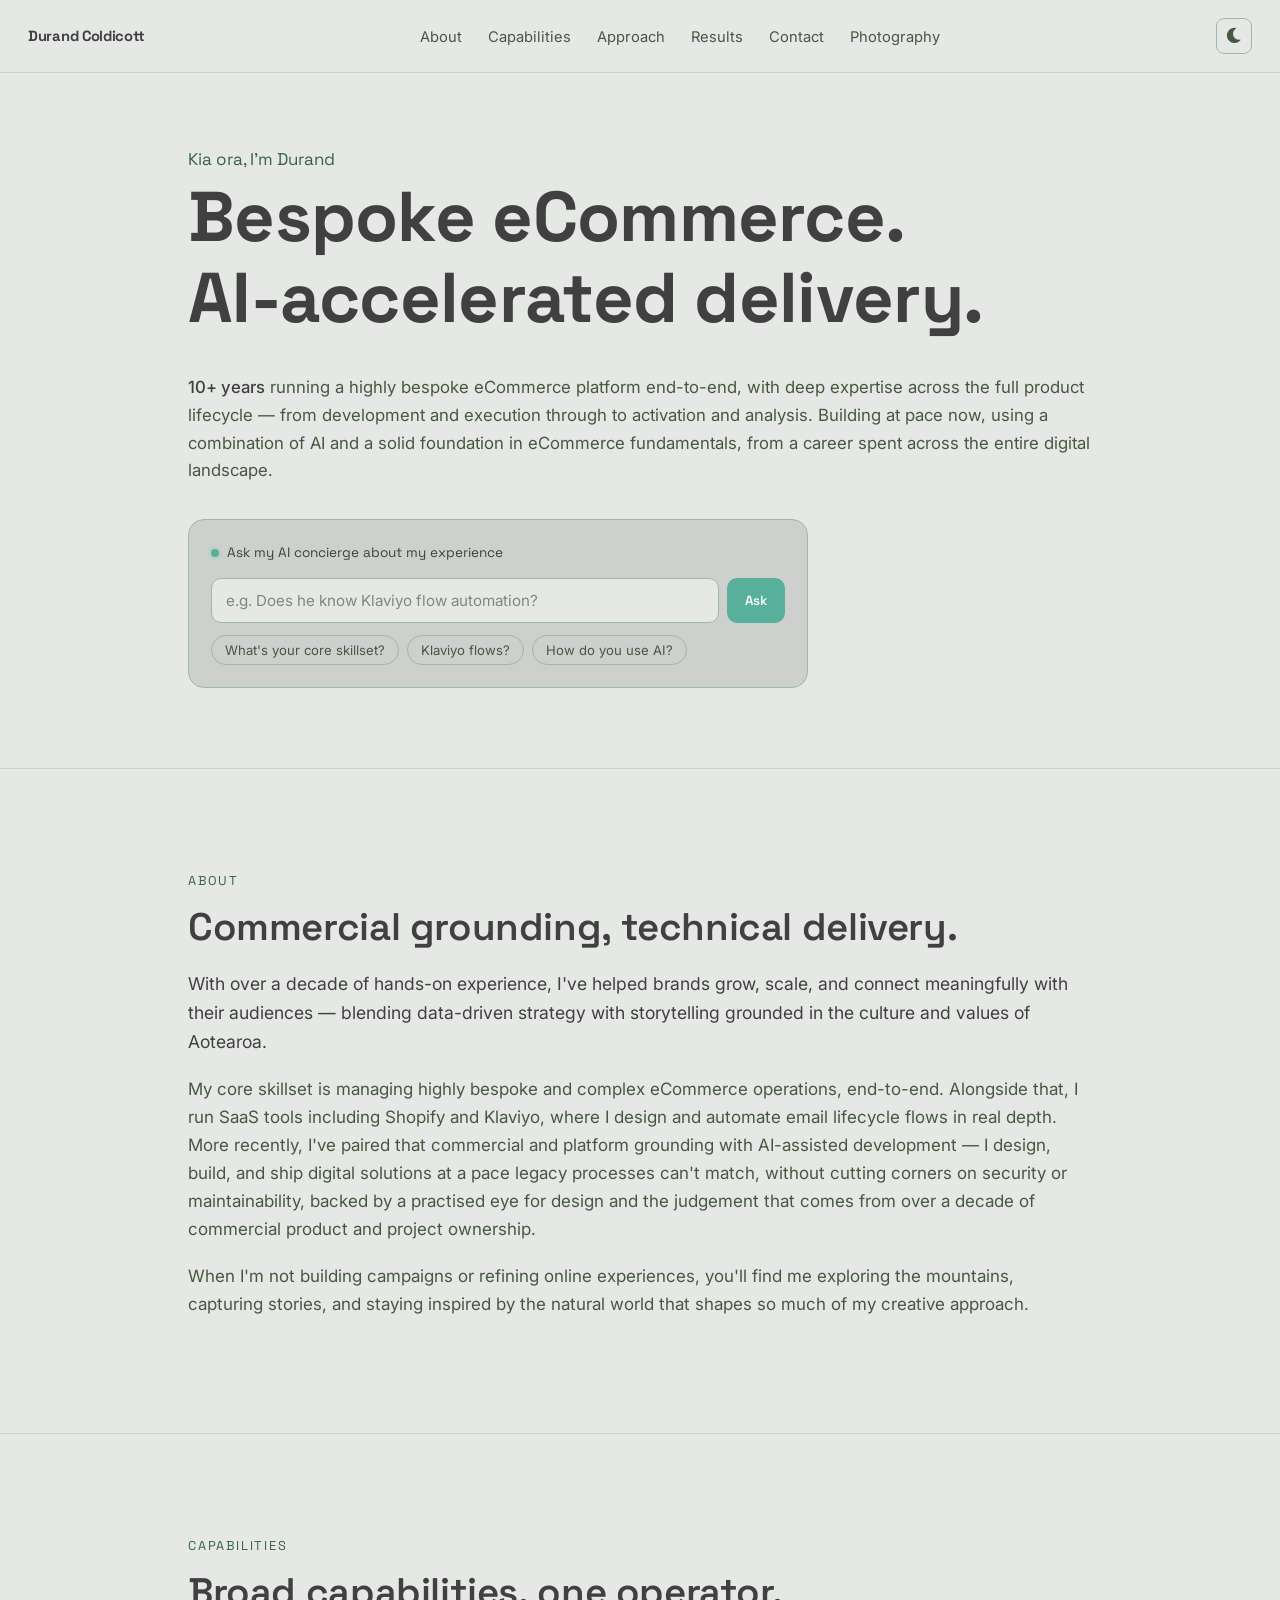
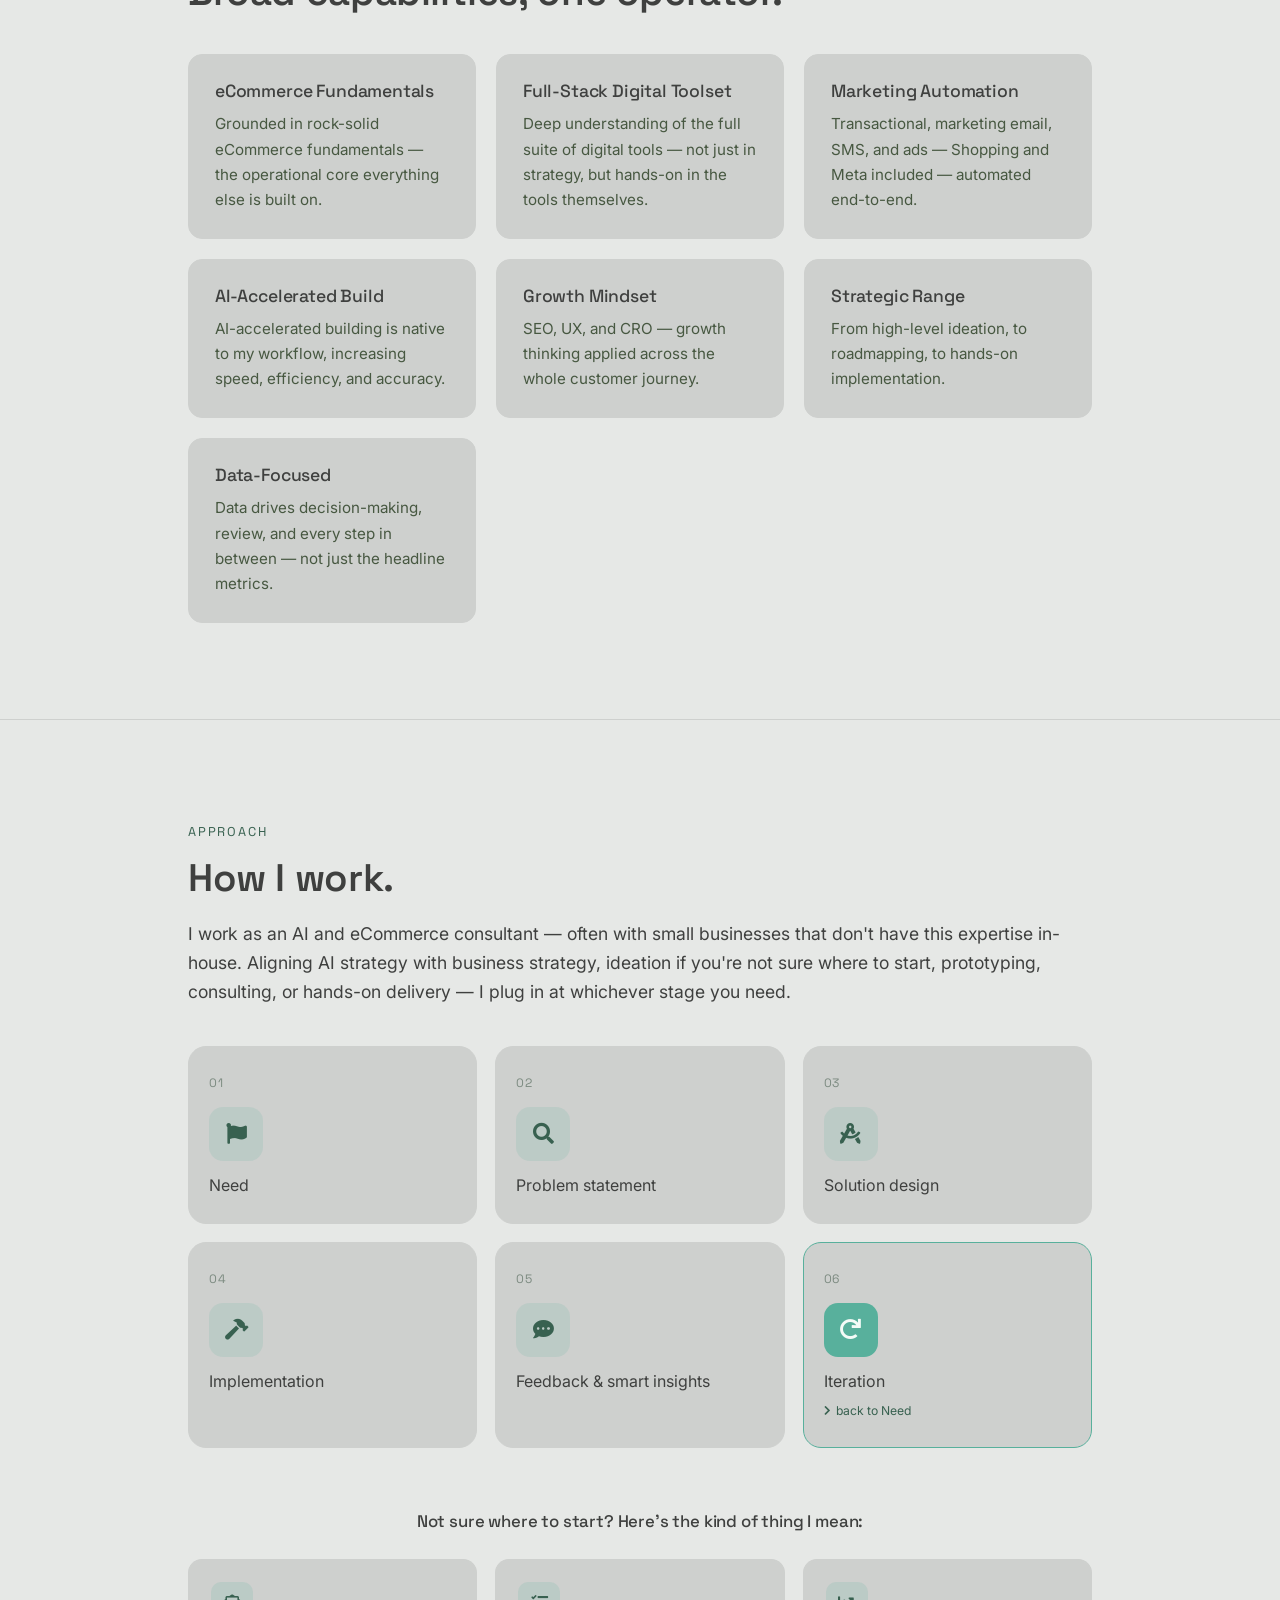
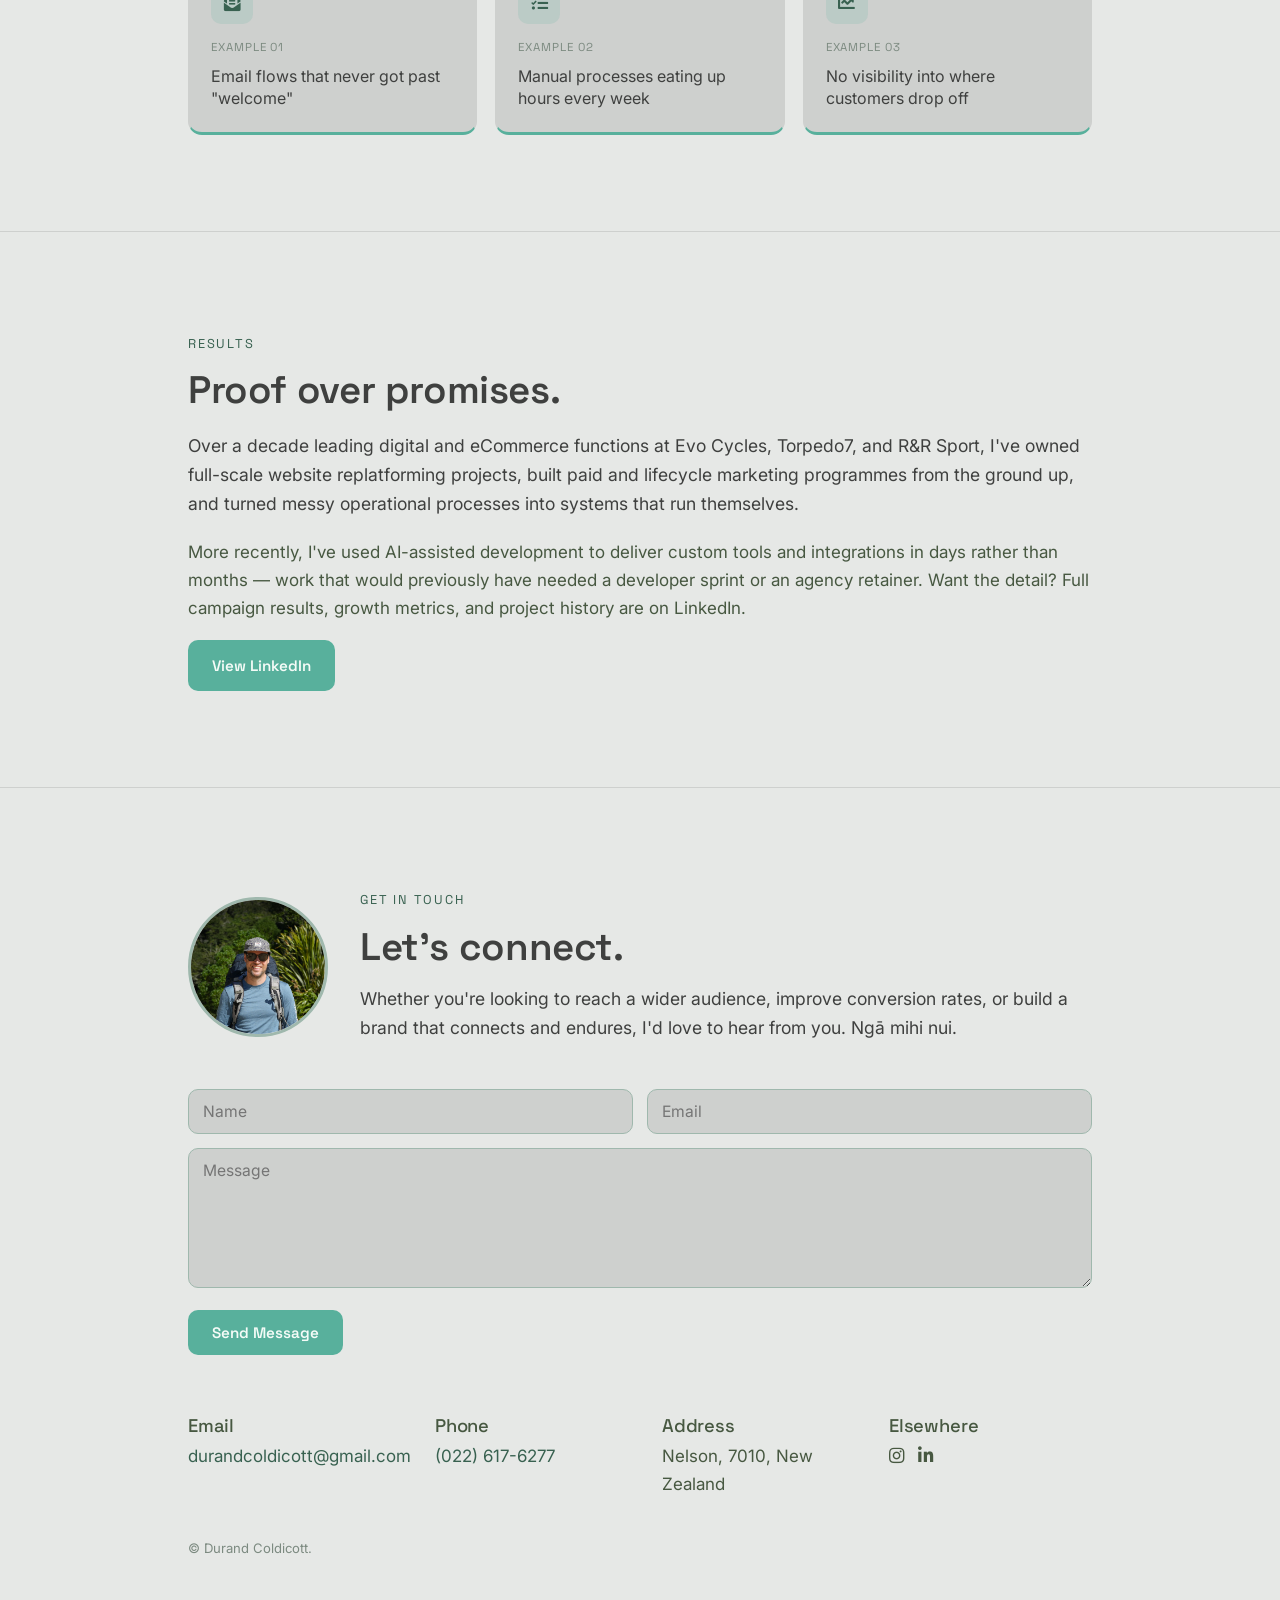
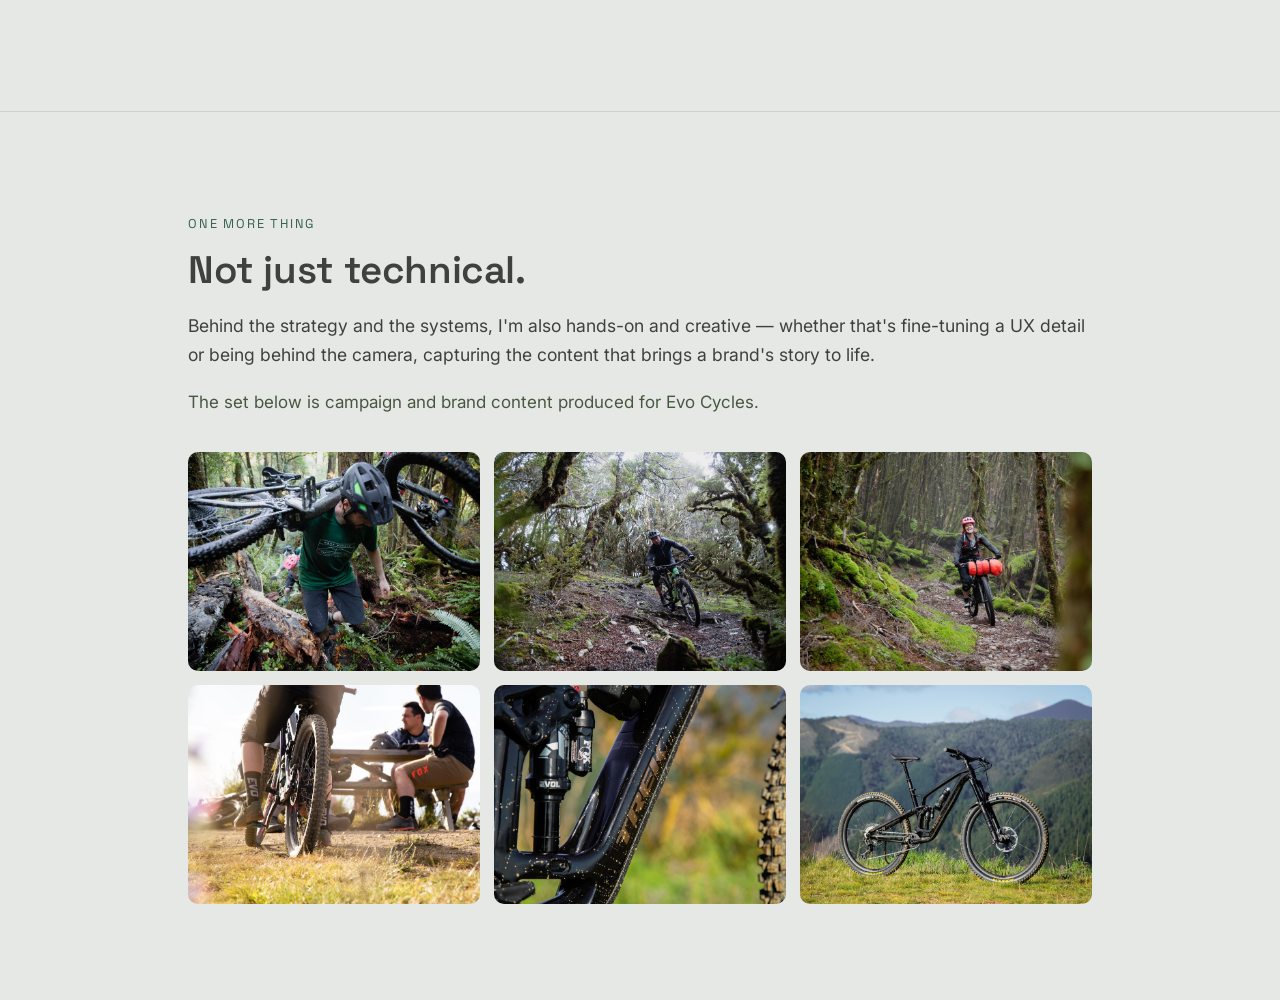
<file: index.html>
<!DOCTYPE html>
<html lang="en">
<head>
	<meta charset="utf-8" />
	<meta name="viewport" content="width=device-width, initial-scale=1" />
	<meta name="color-scheme" content="dark light" />
	<!-- Blocking on purpose: applies the saved theme before first paint -->
	<script src="assets/js/theme-init.js"></script>
	<title>Durand Coldicott | AI & eCommerce Consultant | Aotearoa</title>
	<meta name="description" content="AI and eCommerce consultant with 10+ years running a bespoke platform end-to-end. I help small businesses without in-house expertise align AI strategy with business strategy — from ideation through to hands-on delivery." />
	<meta name="keywords" content="AI consultant, ecommerce consultant, AI strategy, AI ideation, bespoke ecommerce platform, digital strategist, AI-assisted development, small business consulting" />
	<meta property="og:image" content="https://durand.nz/images/gallery/fulls/DSC02197.jpg" />
	<link rel="icon" href="/images/gallery/favicon.png" type="image/png">
	<link rel="preconnect" href="https://fonts.googleapis.com">
	<link rel="preconnect" href="https://fonts.gstatic.com" crossorigin>
	<link href="https://fonts.googleapis.com/css2?family=Space+Grotesk:wght@500;600;700&family=Inter:wght@400;500;600&display=swap" rel="stylesheet">
	<link rel="stylesheet" href="assets/css/fontawesome-all.min.css" />
	<link rel="stylesheet" href="assets/css/main.css" />
</head>
<body>

	<nav id="site-nav">
		<a href="#hero" class="brand">Durand Coldicott</a>
		<ul>
			<li><a href="#about">About</a></li>
			<li><a href="#capabilities">Capabilities</a></li>
			<li><a href="#approach">Approach</a></li>
			<li><a href="#results">Results</a></li>
			<li><a href="#contact">Contact</a></li>
			<li><a href="#work">Photography</a></li>
		</ul>
		<div class="nav-right">
			<button id="theme-toggle" aria-label="Toggle light and dark mode">
				<i class="fas fa-sun" aria-hidden="true"></i>
				<i class="fas fa-moon" aria-hidden="true"></i>
			</button>
			<button id="nav-toggle" aria-label="Menu">Menu</button>
		</div>
	</nav>

	<section id="hero">
		<div class="container">
			<p class="kia-ora">Kia ora, I'm Durand</p>
			<h1>Bespoke eCommerce.<br>AI-accelerated delivery.</h1>
			<p class="role-line"><strong>10+ years</strong> running a highly bespoke eCommerce platform end-to-end, with deep expertise across the full product lifecycle — from development and execution through to activation and analysis. Building at pace now, using a combination of AI and a solid foundation in eCommerce fundamentals, from a career spent across the entire digital landscape.</p>

			<div id="concierge" class="reveal">
				<div class="concierge-label"><span class="dot"></span> Ask my AI concierge about my experience</div>
				<div id="concierge-thread" aria-live="polite"></div>
				<form id="concierge-form">
					<input type="text" id="concierge-input" placeholder="e.g. Does he know Klaviyo flow automation?" maxlength="500" autocomplete="off" />
					<button type="submit" id="concierge-send">Ask</button>
				</form>
				<div class="concierge-suggestions">
					<button type="button" data-q="What's your core skillset?">What's your core skillset?</button>
					<button type="button" data-q="Have you worked with Klaviyo flows?">Klaviyo flows?</button>
					<button type="button" data-q="How do you use AI in your work?">How do you use AI?</button>
				</div>
				<div id="concierge-limit" hidden>
					<p>Have more questions? <a href="#contact">Get in touch</a> and let's talk properly.</p>
				</div>
			</div>
		</div>
	</section>

	<section id="about">
		<div class="container">
			<p class="eyebrow">About</p>
			<h2>Commercial grounding, technical delivery.</h2>
			<p class="lead">With over a decade of hands-on experience, I've helped brands grow, scale, and connect meaningfully with their audiences — blending data-driven strategy with storytelling grounded in the culture and values of Aotearoa.</p>
			<p>My core skillset is managing highly bespoke and complex eCommerce operations, end-to-end. Alongside that, I run SaaS tools including Shopify and Klaviyo, where I design and automate email lifecycle flows in real depth. More recently, I've paired that commercial and platform grounding with AI-assisted development — I design, build, and ship digital solutions at a pace legacy processes can't match, without cutting corners on security or maintainability, backed by a practised eye for design and the judgement that comes from over a decade of commercial product and project ownership.</p>
			<p>When I'm not building campaigns or refining online experiences, you'll find me exploring the mountains, capturing stories, and staying inspired by the natural world that shapes so much of my creative approach.</p>
		</div>
	</section>

	<section id="capabilities">
		<div class="container">
			<p class="eyebrow">Capabilities</p>
			<h2>Broad capabilities, one operator.</h2>
			<div class="pillars">
				<div class="pillar reveal">
					<h3>eCommerce Fundamentals</h3>
					<p>Grounded in rock-solid eCommerce fundamentals — the operational core everything else is built on.</p>
				</div>
				<div class="pillar reveal">
					<h3>Full-Stack Digital Toolset</h3>
					<p>Deep understanding of the full suite of digital tools — not just in strategy, but hands-on in the tools themselves.</p>
				</div>
				<div class="pillar reveal">
					<h3>Marketing Automation</h3>
					<p>Transactional, marketing email, SMS, and ads — Shopping and Meta included — automated end-to-end.</p>
				</div>
				<div class="pillar reveal">
					<h3>AI-Accelerated Build</h3>
					<p>AI-accelerated building is native to my workflow, increasing speed, efficiency, and accuracy.</p>
				</div>
				<div class="pillar reveal">
					<h3>Growth Mindset</h3>
					<p>SEO, UX, and CRO — growth thinking applied across the whole customer journey.</p>
				</div>
				<div class="pillar reveal">
					<h3>Strategic Range</h3>
					<p>From high-level ideation, to roadmapping, to hands-on implementation.</p>
				</div>
				<div class="pillar reveal">
					<h3>Data-Focused</h3>
					<p>Data drives decision-making, review, and every step in between — not just the headline metrics.</p>
				</div>
			</div>
		</div>
	</section>

	<section id="approach">
		<div class="container">
			<p class="eyebrow">Approach</p>
			<h2>How I work.</h2>
			<p class="lead">I work as an AI and eCommerce consultant — often with small businesses that don't have this expertise in-house. Aligning AI strategy with business strategy, ideation if you're not sure where to start, prototyping, consulting, or hands-on delivery — I plug in at whichever stage you need.</p>

			<div class="tile-grid reveal">
				<div class="tile">
					<span class="tile-number">01</span>
					<span class="tile-icon"><i class="fas fa-flag" aria-hidden="true"></i></span>
					<span class="tile-label">Need</span>
				</div>
				<div class="tile">
					<span class="tile-number">02</span>
					<span class="tile-icon"><i class="fas fa-search" aria-hidden="true"></i></span>
					<span class="tile-label">Problem statement</span>
				</div>
				<div class="tile">
					<span class="tile-number">03</span>
					<span class="tile-icon"><i class="fas fa-drafting-compass" aria-hidden="true"></i></span>
					<span class="tile-label">Solution design</span>
				</div>
				<div class="tile">
					<span class="tile-number">04</span>
					<span class="tile-icon"><i class="fas fa-hammer" aria-hidden="true"></i></span>
					<span class="tile-label">Implementation</span>
				</div>
				<div class="tile">
					<span class="tile-number">05</span>
					<span class="tile-icon"><i class="fas fa-comment-dots" aria-hidden="true"></i></span>
					<span class="tile-label">Feedback &amp; smart insights</span>
				</div>
				<div class="tile tile-loop-point">
					<span class="tile-number">06</span>
					<span class="tile-icon"><i class="fas fa-redo" aria-hidden="true"></i></span>
					<span class="tile-label">Iteration</span>
					<span class="tile-loop-tag"><i class="fas fa-chevron-right" aria-hidden="true"></i> back to Need</span>
				</div>
			</div>

			<div class="examples">
				<h3 class="examples-heading">Not sure where to start? Here's the kind of thing I mean:</h3>
				<div class="examples-grid">
					<div class="example-card reveal">
						<span class="example-icon"><i class="fas fa-envelope-open-text" aria-hidden="true"></i></span>
						<span class="example-tag">Example 01</span>
						<p class="example-title">Email flows that never got past "welcome"</p>
					</div>
					<div class="example-card reveal">
						<span class="example-icon"><i class="fas fa-tasks" aria-hidden="true"></i></span>
						<span class="example-tag">Example 02</span>
						<p class="example-title">Manual processes eating up hours every week</p>
					</div>
					<div class="example-card reveal">
						<span class="example-icon"><i class="fas fa-chart-line" aria-hidden="true"></i></span>
						<span class="example-tag">Example 03</span>
						<p class="example-title">No visibility into where customers drop off</p>
					</div>
				</div>
			</div>
		</div>
	</section>

	<section id="results">
		<div class="container">
			<p class="eyebrow">Results</p>
			<h2>Proof over promises.</h2>
			<p class="lead">Over a decade leading digital and eCommerce functions at Evo Cycles, Torpedo7, and R&amp;R Sport, I've owned full-scale website replatforming projects, built paid and lifecycle marketing programmes from the ground up, and turned messy operational processes into systems that run themselves.</p>
			<p>More recently, I've used AI-assisted development to deliver custom tools and integrations in days rather than months — work that would previously have needed a developer sprint or an agency retainer. Want the detail? Full campaign results, growth metrics, and project history are on LinkedIn.</p>
			<a href="https://www.linkedin.com/in/durand-coldicott/" class="btn">View LinkedIn</a>
		</div>
	</section>

	<section id="contact">
		<div class="container">
			<div class="contact-intro">
				<img class="contact-photo" src="images/gallery/fulls/DSC02197.jpg" width="1881" height="1881" loading="lazy" alt="Durand Coldicott hiking through native New Zealand bush, wearing a backpack and sunglasses" />
				<div>
					<p class="eyebrow">Get in touch</p>
					<h2>Let's connect.</h2>
					<p class="lead">Whether you're looking to reach a wider audience, improve conversion rates, or build a brand that connects and endures, I'd love to hear from you. Ngā mihi nui.</p>
				</div>
			</div>

			<div id="form-container">
				<form id="contact-form" action="https://formspree.io/f/xovdlkgo" method="POST">
					<div class="field-row">
						<div class="field">
							<label for="name" class="visually-hidden">Name</label>
							<input type="text" name="name" id="name" placeholder="Name" autocomplete="name" required data-error="name-error" />
							<span id="name-error" class="error-msg">Please enter your name.</span>
						</div>
						<div class="field">
							<label for="email" class="visually-hidden">Email</label>
							<input type="email" name="email" id="email" placeholder="Email" autocomplete="email" required data-error="email-error" />
							<span id="email-error" class="error-msg">Please enter a valid email address.</span>
						</div>
					</div>
					<div class="field" style="margin-bottom: 14px;">
						<label for="message" class="visually-hidden">Message</label>
						<textarea name="message" id="message" placeholder="Message" rows="6" required data-error="message-error"></textarea>
						<span id="message-error" class="error-msg">Please write a message.</span>
					</div>
					<input type="hidden" name="_subject" value="New message from durand.nz" />
					<p id="contact-status" class="form-status" role="alert"></p>
					<button type="submit" class="btn">Send Message</button>
				</form>
			</div>

			<div id="thank-you-message" style="display: none;">
				<p><strong>Thanks!</strong> Your message has been sent. I'll be in touch soon.</p>
			</div>

			<footer>
				<ul class="items">
					<li>
						<h3>Email</h3>
						<a href="mailto:durandcoldicott@gmail.com">durandcoldicott@gmail.com</a>
					</li>
					<li>
						<h3>Phone</h3>
						<a href="tel:+64226176277">(022) 617-6277</a>
					</li>
					<li>
						<h3>Address</h3>
						<span style="color: var(--text-muted);">Nelson, 7010, New Zealand</span>
					</li>
					<li>
						<h3>Elsewhere</h3>
						<ul class="icons">
							<li><a href="https://www.instagram.com/durand.nz/" class="fab fa-instagram" aria-label="Instagram"></a></li>
							<li><a href="https://www.linkedin.com/in/durand-coldicott/" class="fab fa-linkedin-in" aria-label="LinkedIn"></a></li>
						</ul>
					</li>
				</ul>
				<p class="copyright">&copy; Durand Coldicott.</p>
			</footer>
		</div>
	</section>

	<section id="work">
		<div class="container">
			<p class="eyebrow">One more thing</p>
			<h2>Not just technical.</h2>
			<p class="lead">Behind the strategy and the systems, I'm also hands-on and creative — whether that's fine-tuning a UX detail or being behind the camera, capturing the content that brings a brand's story to life.</p>
			<p>The set below is campaign and brand content produced for Evo Cycles.</p>
			<div class="gallery">
				<div class="gallery-item"><img src="images/gallery/fulls/kirwans_1.jpg" width="1920" height="1280" loading="lazy" alt="Mountain biker carrying his bike over a fallen tree on a native forest singletrack" /></div>
				<div class="gallery-item"><img src="images/gallery/fulls/Kirwans_3.jpg" width="1920" height="1280" loading="lazy" alt="Mountain biker riding through moss-draped native forest on a foggy trail" /></div>
				<div class="gallery-item"><img src="images/gallery/fulls/kirwans_4.jpg" width="1920" height="1280" loading="lazy" alt="Bikepacker riding through misty, moss-covered native forest with a loaded handlebar bag" /></div>
				<div class="gallery-item"><img src="images/gallery/fulls/20221208-IMG_8834.jpg" width="1920" height="1280" loading="lazy" alt="Group of mountain bikers relaxing at a trailside picnic table after a ride" /></div>
				<div class="gallery-item"><img src="images/gallery/fulls/20230531-IMG_0290.jpg" width="1920" height="1280" loading="lazy" alt="Mud-splattered detail shot of a mountain bike after a wet trail ride" /></div>
				<div class="gallery-item"><img src="images/gallery/fulls/20230531-IMG_0275.jpg" width="1920" height="1280" loading="lazy" alt="Mountain bike posed on a grassy ridge with native forest and mountains behind" /></div>
			</div>
		</div>
	</section>

	<script src="assets/js/main.js"></script>
</body>
</html>
</file>
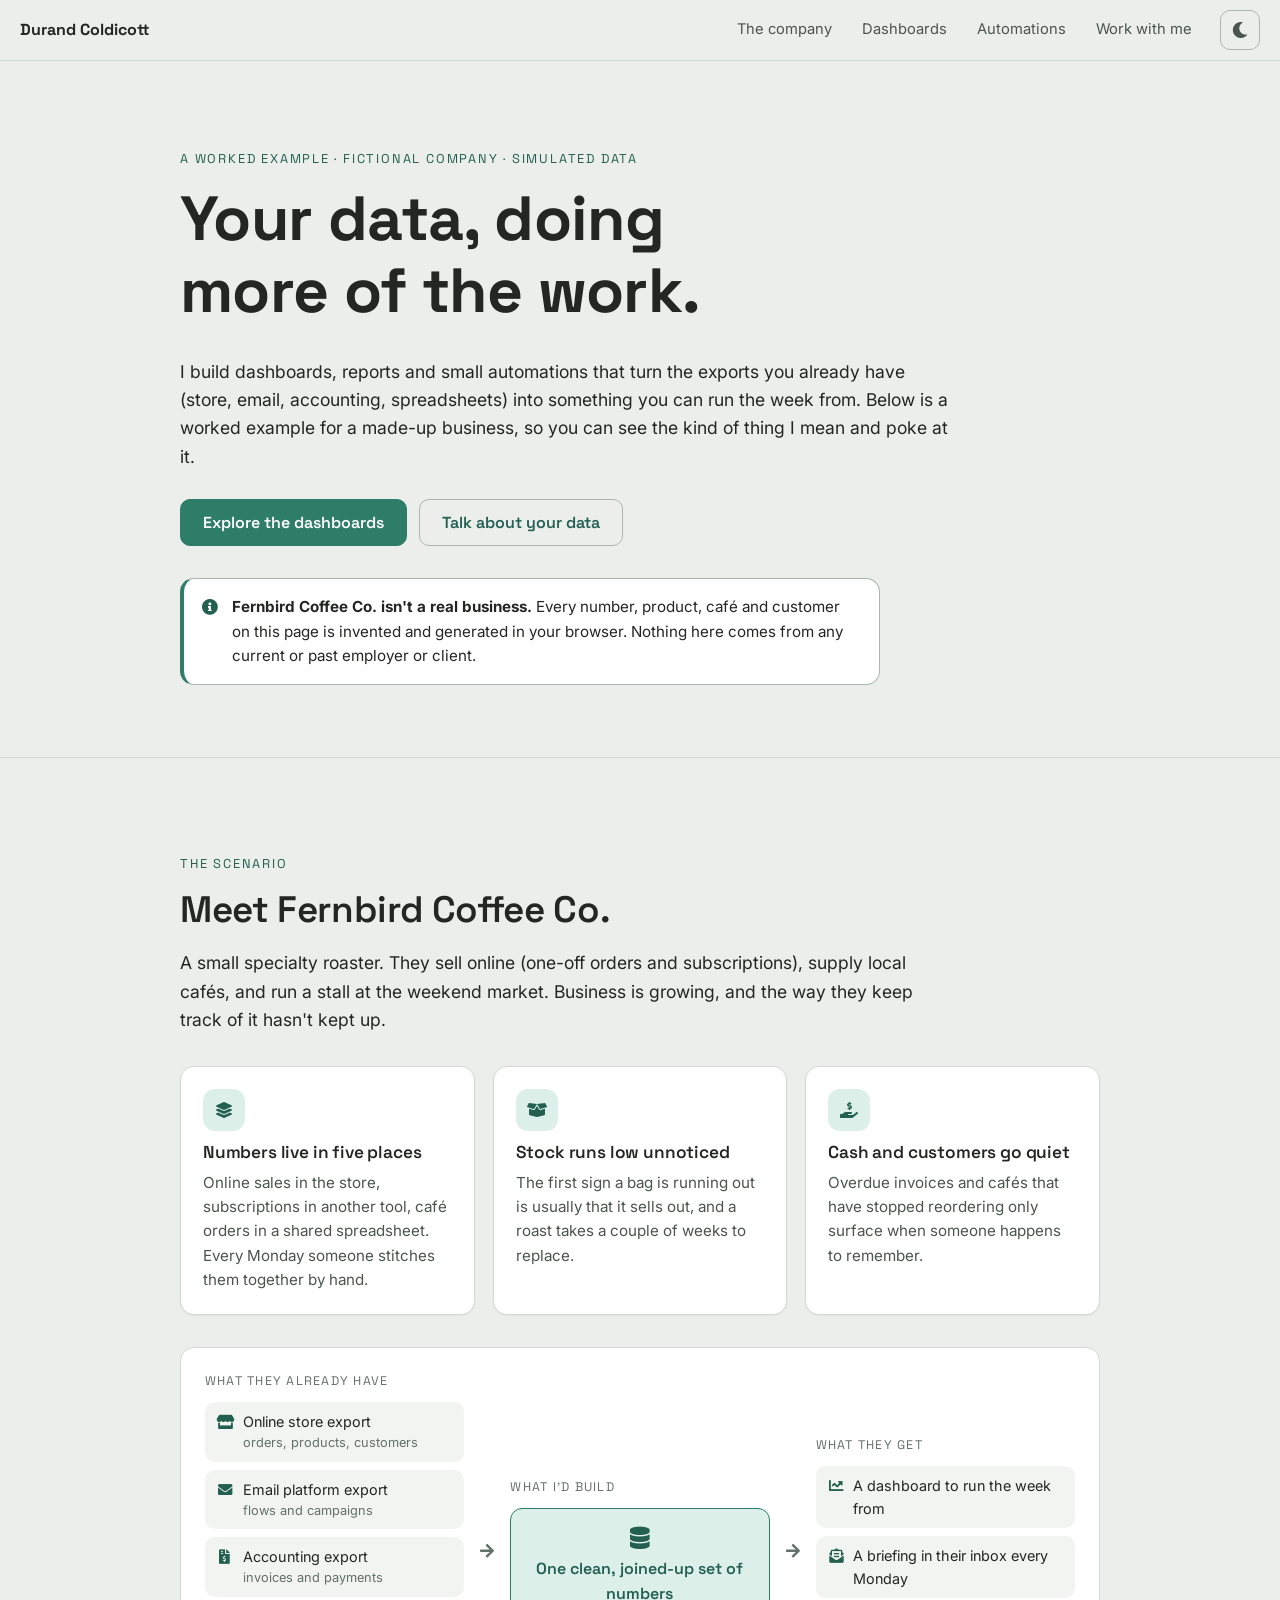
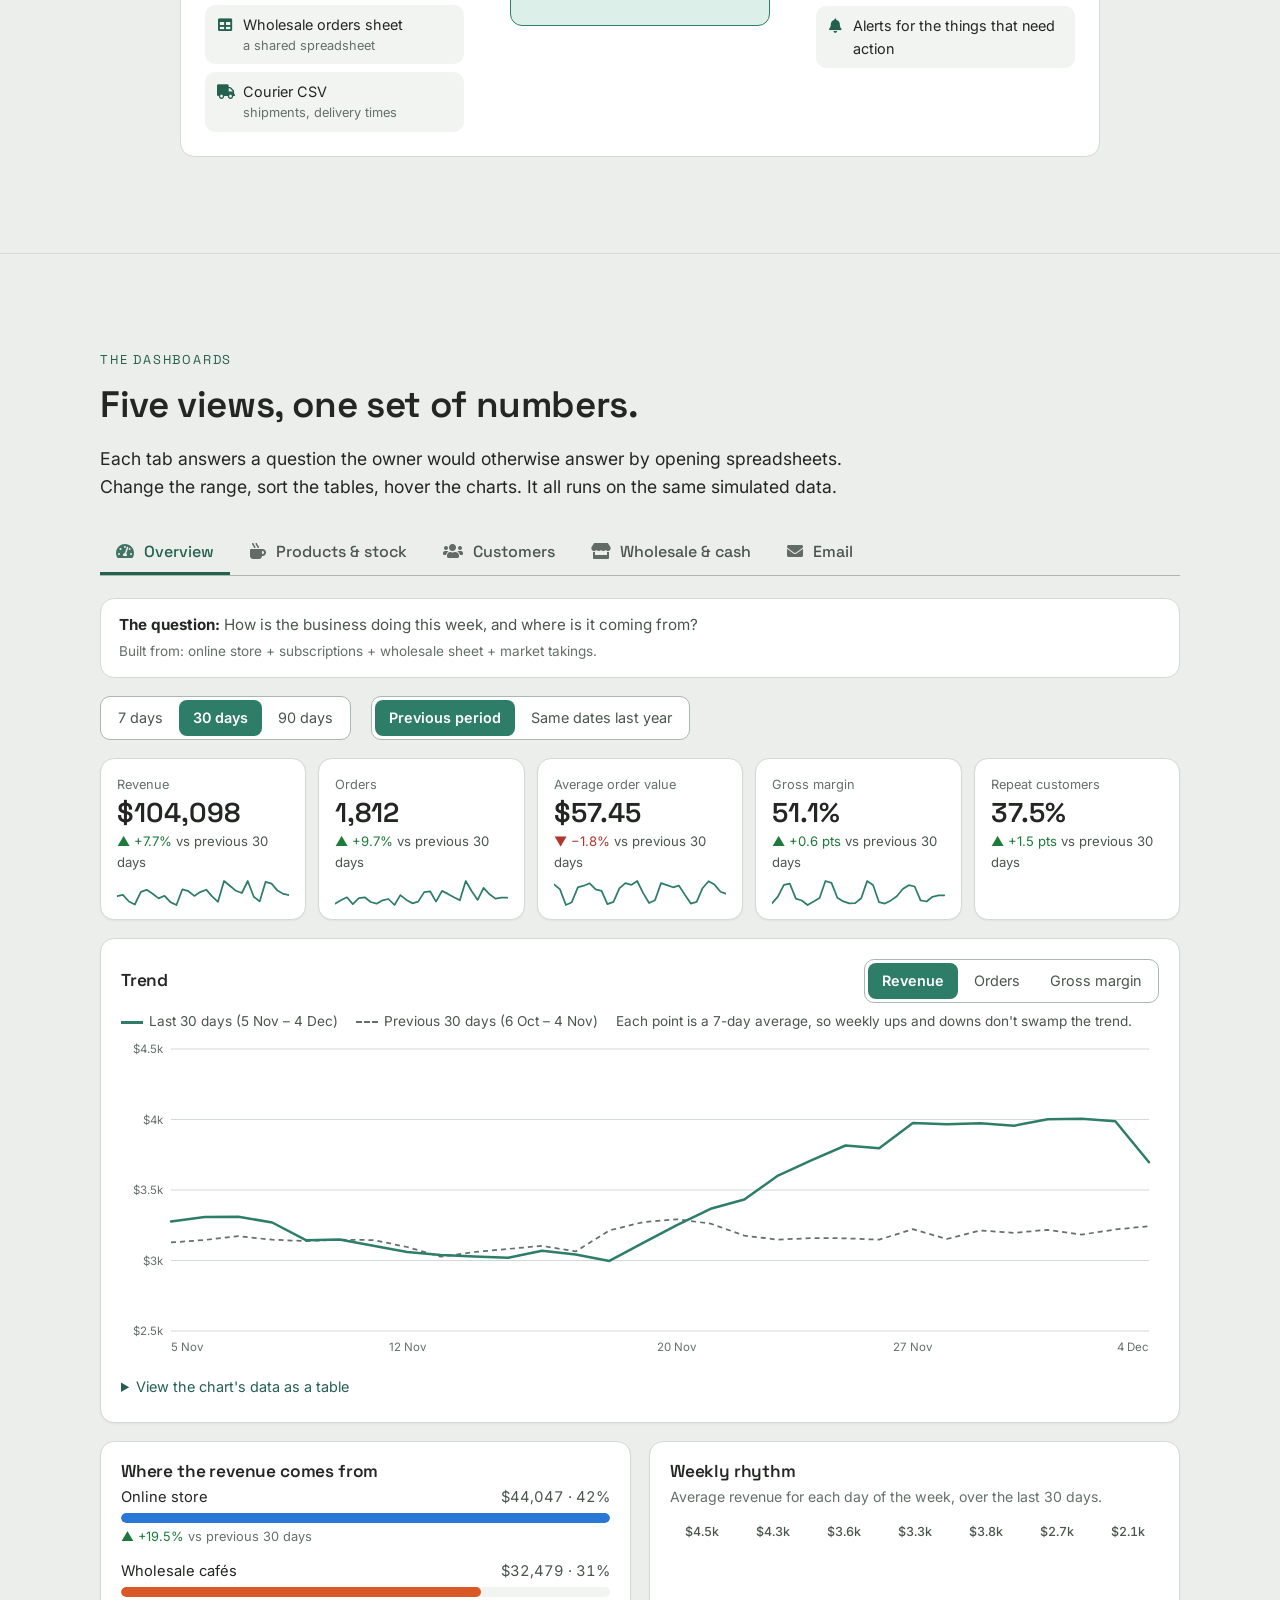
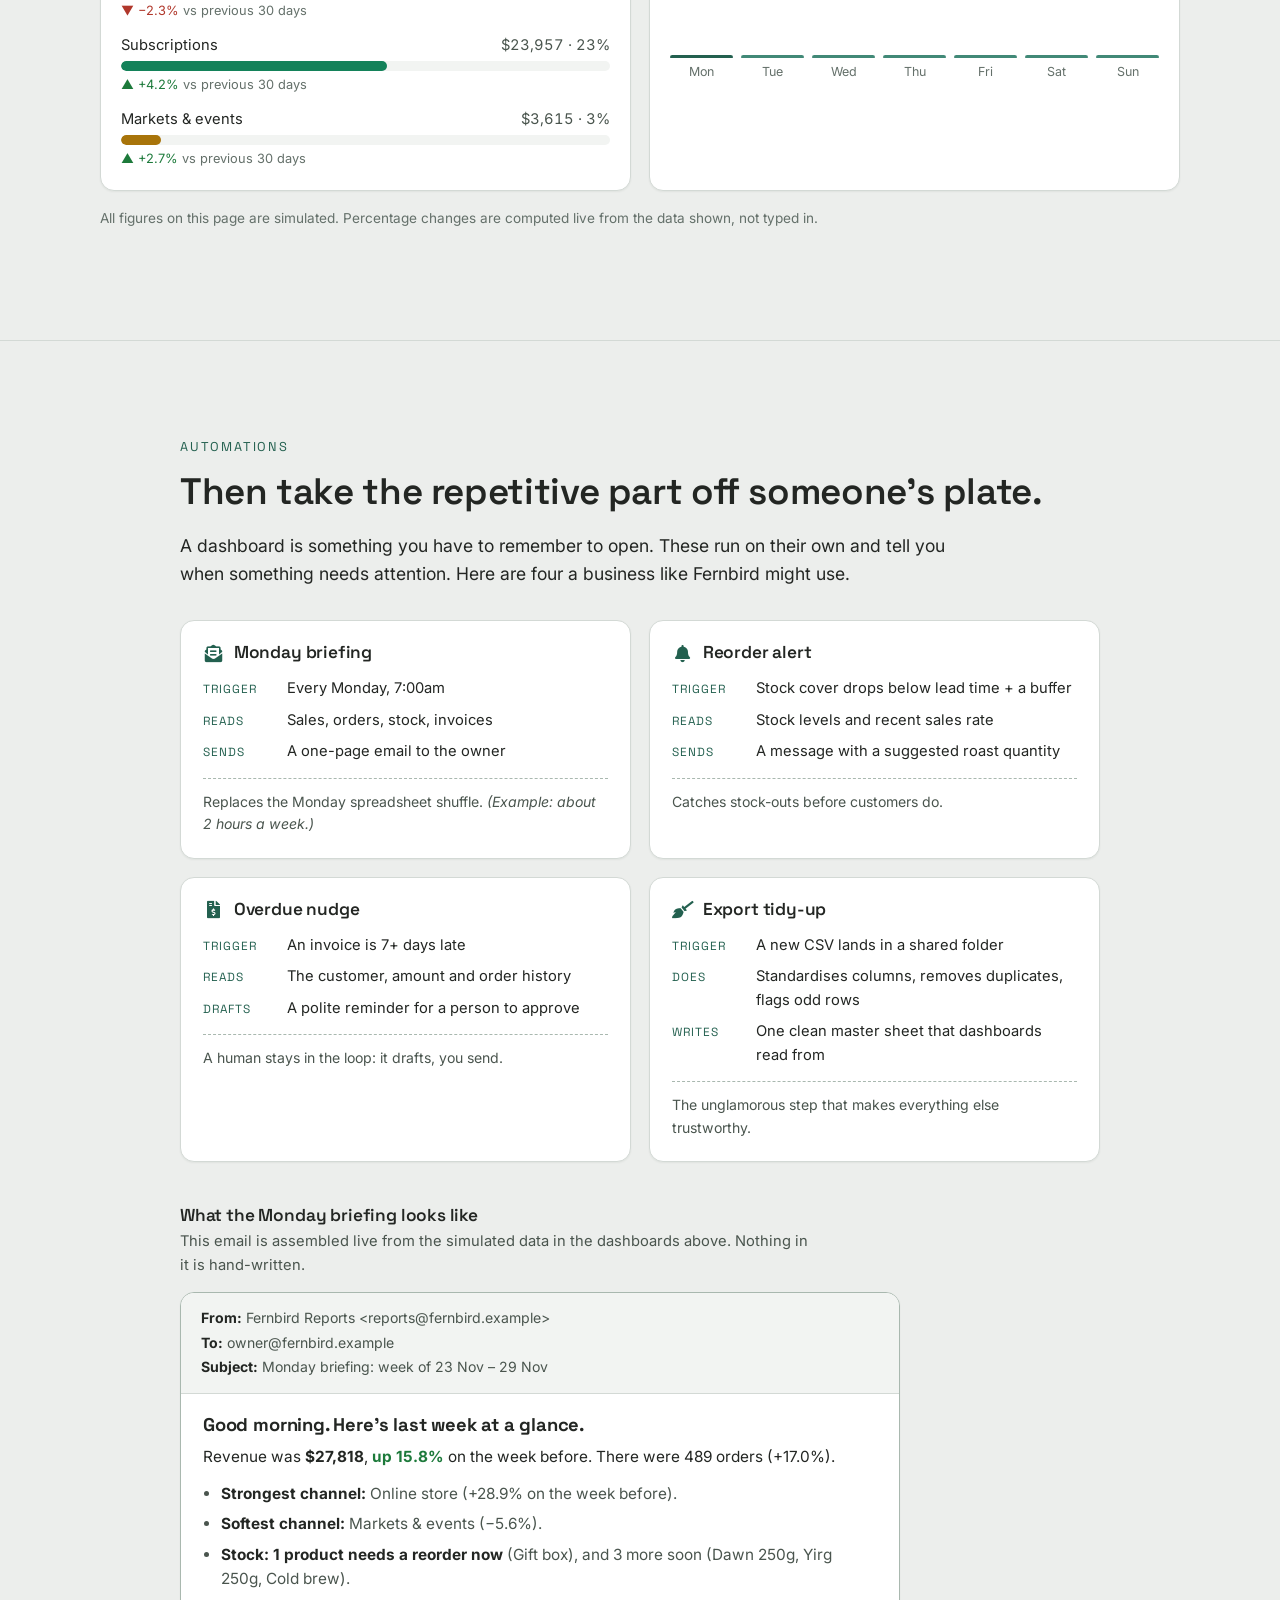
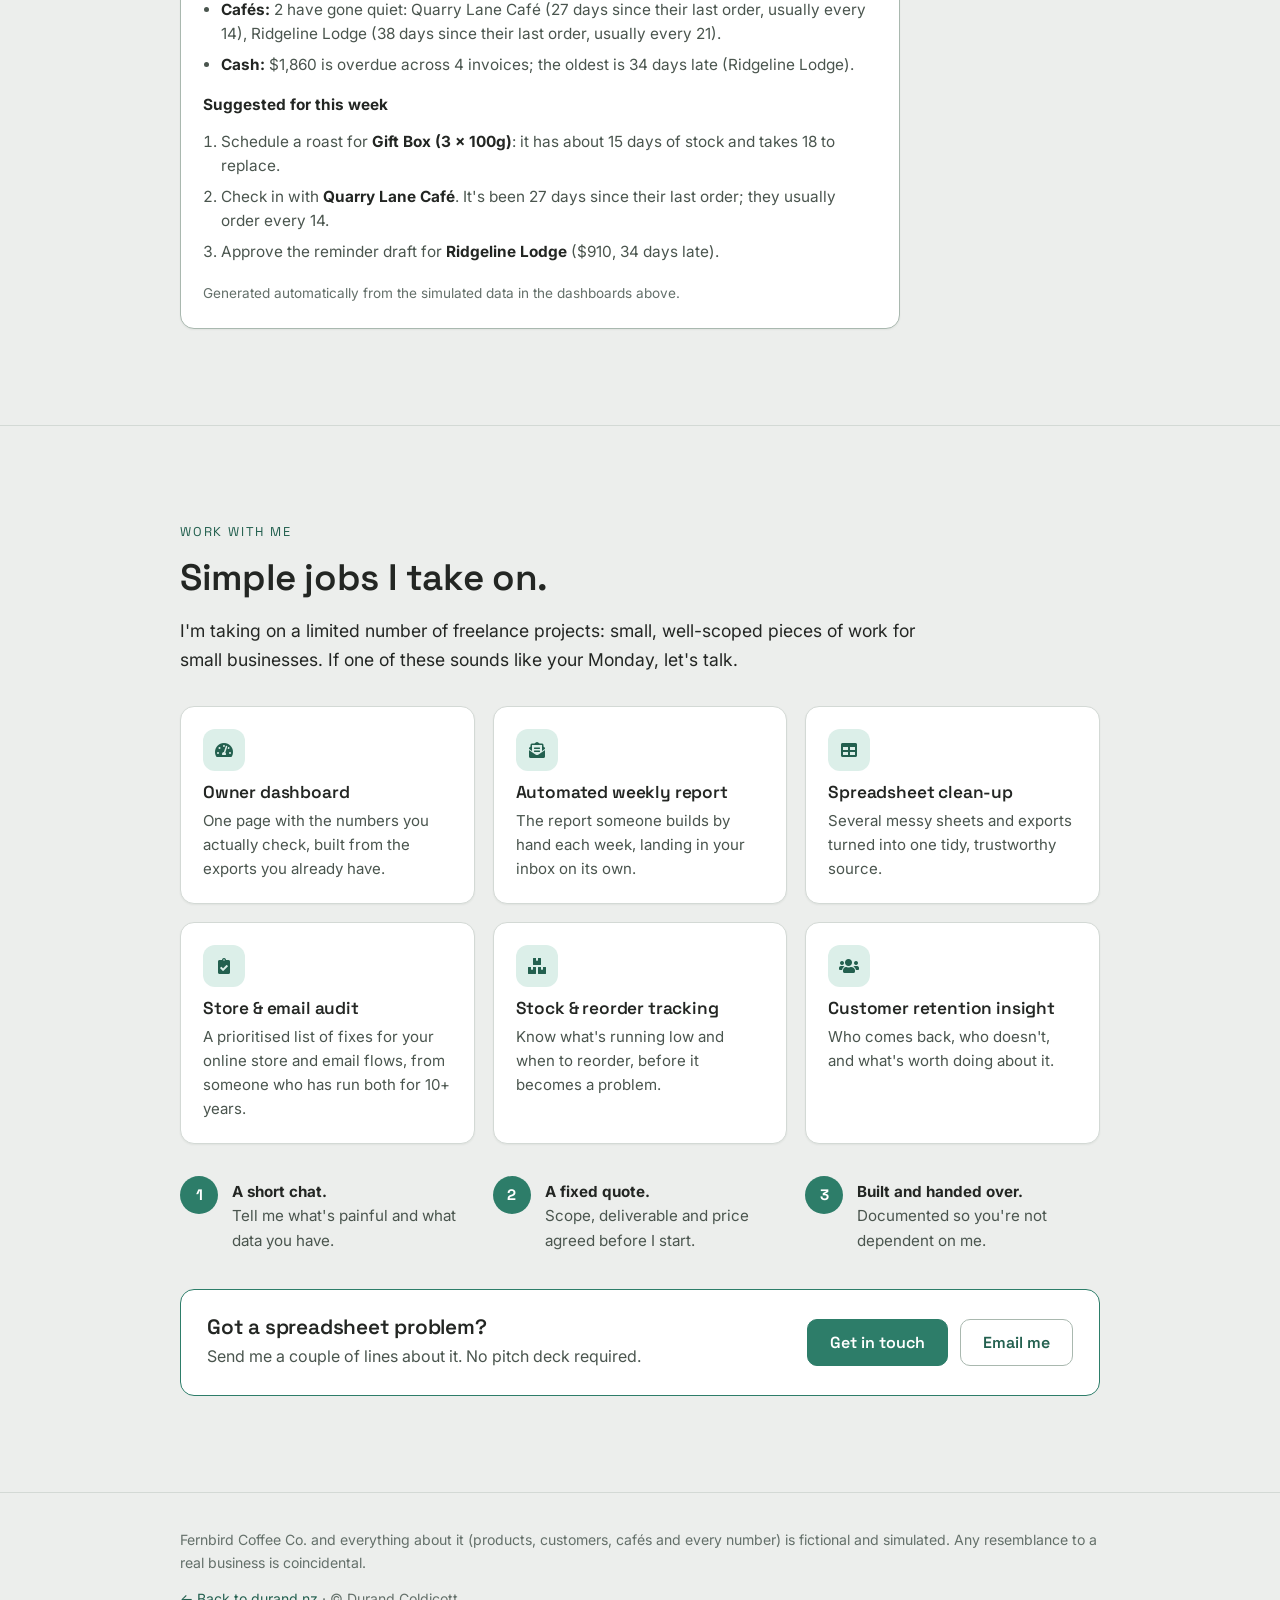
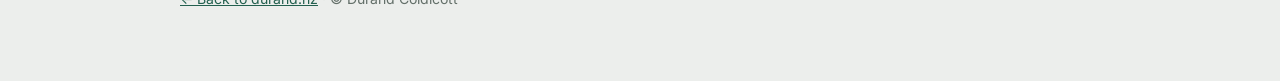
<file: demo/index.html>
<!DOCTYPE html>
<html lang="en">
<head>
	<meta charset="utf-8" />
	<meta name="viewport" content="width=device-width, initial-scale=1" />
	<meta name="color-scheme" content="light dark" />
	<script>
		/* Apply a saved theme override before first paint (same "theme" key as the homepage). No saved value = follow the system. */
		try {
			var t = localStorage.getItem("theme");
			if (t === "light" || t === "dark") document.documentElement.setAttribute("data-theme", t);
		} catch (e) { /* storage blocked: follow the system */ }
	</script>
	<title>Dashboards &amp; Automation: a Worked Example | Durand Coldicott</title>
	<meta name="description" content="A worked example of the business dashboards, reports and automations I build for small businesses, shown on a fictional coffee roaster with simulated data. Freelance projects welcome." />
	<link rel="canonical" href="https://durand.nz/demo/" />
	<meta property="og:title" content="Dashboards & Automation: a Worked Example — Durand Coldicott" />
	<meta property="og:description" content="Interactive business dashboards and automations for a fictional coffee roaster. Simulated data, real approach." />
	<meta property="og:url" content="https://durand.nz/demo/" />
	<meta property="og:image" content="https://durand.nz/images/gallery/fulls/DSC02197.jpg" />
	<link rel="icon" href="/images/gallery/favicon.png" type="image/png" />
	<link rel="preconnect" href="https://fonts.googleapis.com" />
	<link rel="preconnect" href="https://fonts.gstatic.com" crossorigin />
	<link href="https://fonts.googleapis.com/css2?family=Space+Grotesk:wght@500;600;700&family=Inter:wght@400;500;600&display=swap" rel="stylesheet" />
	<link rel="stylesheet" href="/assets/css/fontawesome-all.min.css" />
	<link rel="stylesheet" href="assets/demo.css" />
</head>
<body>

	<a class="skip-link" href="#main">Skip to content</a>

	<header class="topbar">
		<a class="brand" href="/">Durand Coldicott</a>
		<nav aria-label="On this page">
			<ul>
				<li><a href="#scenario">The company</a></li>
				<li><a href="#dashboards">Dashboards</a></li>
				<li><a href="#automations">Automations</a></li>
				<li><a href="#work-with-me">Work with me</a></li>
			</ul>
		</nav>
		<button type="button" class="theme-toggle" id="theme-toggle">
			<i class="fas fa-moon to-dark" aria-hidden="true"></i>
			<i class="fas fa-sun to-light" aria-hidden="true"></i>
			<span class="visually-hidden to-dark">Switch to dark theme</span>
			<span class="visually-hidden to-light">Switch to light theme</span>
		</button>
	</header>

	<main id="main">

		<section class="hero">
			<div class="wrap">
				<p class="eyebrow">A worked example &middot; fictional company &middot; simulated data</p>
				<h1>Your data, doing more of the work.</h1>
				<p class="lead">I build dashboards, reports and small automations that turn the exports you already have (store, email, accounting, spreadsheets) into something you can run the week from. Below is a worked example for a made-up business, so you can see the kind of thing I mean and poke at it.</p>
				<div class="hero-actions">
					<a class="btn" href="#dashboards">Explore the dashboards</a>
					<a class="btn btn-ghost" href="/#contact">Talk about your data</a>
				</div>
				<div class="notice" role="note">
					<i class="fas fa-info-circle" aria-hidden="true"></i>
					<p><strong>Fernbird Coffee Co. isn't a real business.</strong> Every number, product, café and customer on this page is invented and generated in your browser. Nothing here comes from any current or past employer or client.</p>
				</div>
			</div>
		</section>

		<section id="scenario">
			<div class="wrap">
				<p class="eyebrow">The scenario</p>
				<h2>Meet Fernbird Coffee Co.</h2>
				<p class="lead">A small specialty roaster. They sell online (one-off orders and subscriptions), supply local cafés, and run a stall at the weekend market. Business is growing, and the way they keep track of it hasn't kept up.</p>

				<div class="pain-grid">
					<div class="pain">
						<span class="pain-icon"><i class="fas fa-layer-group" aria-hidden="true"></i></span>
						<h3>Numbers live in five places</h3>
						<p>Online sales in the store, subscriptions in another tool, café orders in a shared spreadsheet. Every Monday someone stitches them together by hand.</p>
					</div>
					<div class="pain">
						<span class="pain-icon"><i class="fas fa-box-open" aria-hidden="true"></i></span>
						<h3>Stock runs low unnoticed</h3>
						<p>The first sign a bag is running out is usually that it sells out, and a roast takes a couple of weeks to replace.</p>
					</div>
					<div class="pain">
						<span class="pain-icon"><i class="fas fa-hand-holding-usd" aria-hidden="true"></i></span>
						<h3>Cash and customers go quiet</h3>
						<p>Overdue invoices and cafés that have stopped reordering only surface when someone happens to remember.</p>
					</div>
				</div>

				<figure class="pipeline">
					<div class="pipe-col">
						<p class="pipe-title">What they already have</p>
						<ul class="pipe-sources" id="pipe-sources"></ul>
					</div>
					<div class="pipe-arrow" aria-hidden="true"><i class="fas fa-arrow-right"></i></div>
					<div class="pipe-col pipe-core">
						<p class="pipe-title">What I'd build</p>
						<p class="pipe-core-box"><i class="fas fa-database" aria-hidden="true"></i> One clean, joined-up set of numbers</p>
					</div>
					<div class="pipe-arrow" aria-hidden="true"><i class="fas fa-arrow-right"></i></div>
					<div class="pipe-col">
						<p class="pipe-title">What they get</p>
						<ul class="pipe-outputs">
							<li><i class="fas fa-chart-line" aria-hidden="true"></i> A dashboard to run the week from</li>
							<li><i class="fas fa-envelope-open-text" aria-hidden="true"></i> A briefing in their inbox every Monday</li>
							<li><i class="fas fa-bell" aria-hidden="true"></i> Alerts for the things that need action</li>
						</ul>
					</div>
					<figcaption class="visually-hidden">Diagram: five existing data sources are combined into one clean set of numbers, which feeds a dashboard, a weekly briefing and alerts.</figcaption>
				</figure>
			</div>
		</section>

		<section id="dashboards">
			<div class="wrap wrap-wide">
				<p class="eyebrow">The dashboards</p>
				<h2>Five views, one set of numbers.</h2>
				<p class="lead">Each tab answers a question the owner would otherwise answer by opening spreadsheets. Change the range, sort the tables, hover the charts. It all runs on the same simulated data.</p>

				<div class="tabs">
					<div class="tablist" role="tablist" focusgroup="tablist nomemory" aria-label="Dashboard views">
						<button type="button" role="tab" id="tab-overview" aria-selected="true" focusgroupstart><i class="fas fa-tachometer-alt" aria-hidden="true"></i> Overview</button>
						<button type="button" role="tab" id="tab-products" aria-selected="false"><i class="fas fa-mug-hot" aria-hidden="true"></i> Products &amp; stock</button>
						<button type="button" role="tab" id="tab-customers" aria-selected="false"><i class="fas fa-users" aria-hidden="true"></i> Customers</button>
						<button type="button" role="tab" id="tab-wholesale" aria-selected="false"><i class="fas fa-store" aria-hidden="true"></i> Wholesale &amp; cash</button>
						<button type="button" role="tab" id="tab-email" aria-selected="false"><i class="fas fa-envelope" aria-hidden="true"></i> Email</button>
					</div>

					<!-- OVERVIEW -->
					<div role="tabpanel" aria-labelledby="tab-overview">
						<div class="panel-inner">
							<p class="panel-intro"><strong>The question:</strong> How is the business doing this week, and where is it coming from? <span class="built-from">Built from: online store + subscriptions + wholesale sheet + market takings.</span></p>
							<div class="controls">
								<div class="seg" role="group" aria-label="Date range" id="range-seg">
									<button type="button" data-range="7" aria-pressed="false">7 days</button>
									<button type="button" data-range="30" aria-pressed="true">30 days</button>
									<button type="button" data-range="90" aria-pressed="false">90 days</button>
								</div>
								<div class="seg" role="group" aria-label="Compare against" id="compare-seg">
									<button type="button" data-compare="prev" aria-pressed="true">Previous period</button>
									<button type="button" data-compare="yoy" aria-pressed="false">Same dates last year</button>
								</div>
							</div>
							<div class="kpi-row" id="kpis"></div>
							<div class="card">
								<div class="card-head">
									<h3>Trend</h3>
									<div class="seg" role="group" aria-label="Metric" id="metric-seg">
										<button type="button" data-metric="revenue" aria-pressed="true">Revenue</button>
										<button type="button" data-metric="orders" aria-pressed="false">Orders</button>
										<button type="button" data-metric="margin" aria-pressed="false">Gross margin</button>
									</div>
								</div>
								<div class="legend" id="trend-legend"></div>
								<div class="chart" id="trend-chart" role="img" aria-label="Line chart of the selected metric, current period against the comparison period. The same numbers are in the table below."></div>
								<details class="data-alt">
									<summary>View the chart's data as a table</summary>
									<div class="table-wrap" tabindex="0" role="region" aria-labelledby="trend-table-cap">
										<table class="plain">
											<caption id="trend-table-cap">Daily values behind the trend chart</caption>
											<thead><tr><th scope="col">Date</th><th scope="col" id="trend-th-cur">This period</th><th scope="col" id="trend-th-cmp">Comparison</th></tr></thead>
											<tbody id="trend-tbody"></tbody>
										</table>
									</div>
								</details>
							</div>
							<div class="grid-2">
								<div class="card">
									<h3>Where the revenue comes from</h3>
									<div id="channel-bars"></div>
								</div>
								<div class="card">
									<h3>Weekly rhythm</h3>
									<p class="card-note" id="weekday-note"></p>
									<div id="weekday-bars"></div>
								</div>
							</div>
						</div>
					</div>

					<!-- PRODUCTS -->
					<div role="tabpanel" aria-labelledby="tab-products" hidden="until-found">
						<div class="panel-inner">
							<p class="panel-intro"><strong>The question:</strong> What's actually making money, and what do we need to roast next? <span class="built-from">Built from: store sales + unit costs + stock counts + supplier lead times.</span></p>
							<div id="stock-callouts" class="callouts"></div>
							<div class="card">
								<div class="table-wrap" id="products-wrap" tabindex="0" role="region" aria-labelledby="products-cap">
									<table class="data" id="products-table"><caption id="products-cap">Products, last 30 days.<span class="sort-hint"> Select a column heading to sort.</span></caption></table>
								</div>
							</div>
							<div class="card">
								<h3>Volume vs margin</h3>
								<p class="card-note">Each dot is a product. Further right sells more; higher up keeps more of each dollar. A ringed dot needs restocking soon.</p>
								<div class="chart" id="scatter-chart" role="img" aria-label="Scatter chart of units sold against gross margin for each product. The same numbers are in the products table above."></div>
							</div>
						</div>
					</div>

					<!-- CUSTOMERS -->
					<div role="tabpanel" aria-labelledby="tab-customers" hidden="until-found">
						<div class="panel-inner">
							<p class="panel-intro"><strong>The question:</strong> Do customers come back, and are subscribers sticking around? <span class="built-from">Built from: customer order history + subscription records.</span></p>
							<div class="kpi-row" id="cust-kpis"></div>
							<div class="card">
								<h3>Do new customers come back?</h3>
								<p class="card-note">Each row is the group of customers who first ordered in that month. Each column shows what share of them ordered again that many months later.</p>
								<div class="table-wrap" id="cohort-wrap" tabindex="0" role="region" aria-labelledby="cohort-cap">
									<table class="cohort" id="cohort-table"><caption id="cohort-cap" class="visually-hidden">Customer retention by first-order month</caption></table>
								</div>
							</div>
							<div class="card">
								<h3>Subscriber movement</h3>
								<p class="card-note">New subscribers above the line, cancellations below it, per month.</p>
								<div id="subs-chart"></div>
							</div>
						</div>
					</div>

					<!-- WHOLESALE -->
					<div role="tabpanel" aria-labelledby="tab-wholesale" hidden="until-found">
						<div class="panel-inner">
							<p class="panel-intro"><strong>The question:</strong> Who's gone quiet, and who owes us money? <span class="built-from">Built from: the wholesale orders sheet + accounting invoices.</span></p>
							<div class="kpi-row" id="ws-kpis"></div>
							<div class="card">
								<h3>Money owed, by how late it is</h3>
								<div id="ageing-bar"></div>
							</div>
							<div class="card">
								<div class="table-wrap" id="accounts-wrap" tabindex="0" role="region" aria-labelledby="accounts-cap">
									<table class="data" id="accounts-table"><caption id="accounts-cap">Café accounts. "Gone quiet" means they've gone far longer than their usual gap between orders. All café names are invented.<span class="sort-hint"> Select a column heading to sort.</span></caption></table>
								</div>
							</div>
						</div>
					</div>

					<!-- EMAIL -->
					<div role="tabpanel" aria-labelledby="tab-email" hidden="until-found">
						<div class="panel-inner">
							<p class="panel-intro"><strong>The question:</strong> Which emails earn their keep? <span class="built-from">Built from: email platform exports joined to store orders.</span></p>
							<div class="card">
								<h3>Automated flows vs one-off campaigns</h3>
								<p class="card-note">Share of email-attributed revenue, last 30 days.</p>
								<div id="email-split"></div>
							</div>
							<div class="card">
								<div class="table-wrap" id="flows-wrap" tabindex="0" role="region" aria-labelledby="flows-cap">
									<table class="data" id="flows-table"><caption id="flows-cap">Email performance, last 30 days.<span class="sort-hint"> Select a column heading to sort.</span></caption></table>
								</div>
							</div>
						</div>
					</div>
				</div>
				<p class="fine">All figures on this page are simulated. Percentage changes are computed live from the data shown, not typed in.</p>
			</div>
		</section>

		<section id="automations">
			<div class="wrap">
				<p class="eyebrow">Automations</p>
				<h2>Then take the repetitive part off someone's plate.</h2>
				<p class="lead">A dashboard is something you have to remember to open. These run on their own and tell you when something needs attention. Here are four a business like Fernbird might use.</p>

				<div class="auto-grid">
					<article class="auto-card">
						<h3><i class="fas fa-envelope-open-text" aria-hidden="true"></i> Monday briefing</h3>
						<ol class="steps">
							<li><span>Trigger</span> Every Monday, 7:00am</li>
							<li><span>Reads</span> Sales, orders, stock, invoices</li>
							<li><span>Sends</span> A one-page email to the owner</li>
						</ol>
						<p class="replaces">Replaces the Monday spreadsheet shuffle. <em>(Example: about 2 hours a week.)</em></p>
					</article>
					<article class="auto-card">
						<h3><i class="fas fa-bell" aria-hidden="true"></i> Reorder alert</h3>
						<ol class="steps">
							<li><span>Trigger</span> Stock cover drops below lead time + a buffer</li>
							<li><span>Reads</span> Stock levels and recent sales rate</li>
							<li><span>Sends</span> A message with a suggested roast quantity</li>
						</ol>
						<p class="replaces">Catches stock-outs before customers do.</p>
					</article>
					<article class="auto-card">
						<h3><i class="fas fa-file-invoice-dollar" aria-hidden="true"></i> Overdue nudge</h3>
						<ol class="steps">
							<li><span>Trigger</span> An invoice is 7+ days late</li>
							<li><span>Reads</span> The customer, amount and order history</li>
							<li><span>Drafts</span> A polite reminder for a person to approve</li>
						</ol>
						<p class="replaces">A human stays in the loop: it drafts, you send.</p>
					</article>
					<article class="auto-card">
						<h3><i class="fas fa-broom" aria-hidden="true"></i> Export tidy-up</h3>
						<ol class="steps">
							<li><span>Trigger</span> A new CSV lands in a shared folder</li>
							<li><span>Does</span> Standardises columns, removes duplicates, flags odd rows</li>
							<li><span>Writes</span> One clean master sheet that dashboards read from</li>
						</ol>
						<p class="replaces">The unglamorous step that makes everything else trustworthy.</p>
					</article>
				</div>

				<h3 class="briefing-heading">What the Monday briefing looks like</h3>
				<p class="briefing-sub">This email is assembled live from the simulated data in the dashboards above. Nothing in it is hand-written.</p>
				<div class="mail" id="briefing" aria-label="Example Monday briefing email"></div>
			</div>
		</section>

		<section id="work-with-me">
			<div class="wrap">
				<p class="eyebrow">Work with me</p>
				<h2>Simple jobs I take on.</h2>
				<p class="lead">I'm taking on a limited number of freelance projects: small, well-scoped pieces of work for small businesses. If one of these sounds like your Monday, let's talk.</p>

				<div class="job-grid">
					<article class="job">
						<span class="job-icon"><i class="fas fa-tachometer-alt" aria-hidden="true"></i></span>
						<h3>Owner dashboard</h3>
						<p>One page with the numbers you actually check, built from the exports you already have.</p>
					</article>
					<article class="job">
						<span class="job-icon"><i class="fas fa-envelope-open-text" aria-hidden="true"></i></span>
						<h3>Automated weekly report</h3>
						<p>The report someone builds by hand each week, landing in your inbox on its own.</p>
					</article>
					<article class="job">
						<span class="job-icon"><i class="fas fa-table" aria-hidden="true"></i></span>
						<h3>Spreadsheet clean-up</h3>
						<p>Several messy sheets and exports turned into one tidy, trustworthy source.</p>
					</article>
					<article class="job">
						<span class="job-icon"><i class="fas fa-clipboard-check" aria-hidden="true"></i></span>
						<h3>Store &amp; email audit</h3>
						<p>A prioritised list of fixes for your online store and email flows, from someone who has run both for 10+ years.</p>
					</article>
					<article class="job">
						<span class="job-icon"><i class="fas fa-boxes" aria-hidden="true"></i></span>
						<h3>Stock &amp; reorder tracking</h3>
						<p>Know what's running low and when to reorder, before it becomes a problem.</p>
					</article>
					<article class="job">
						<span class="job-icon"><i class="fas fa-users" aria-hidden="true"></i></span>
						<h3>Customer retention insight</h3>
						<p>Who comes back, who doesn't, and what's worth doing about it.</p>
					</article>
				</div>

				<ol class="process">
					<li><strong>A short chat.</strong> Tell me what's painful and what data you have.</li>
					<li><strong>A fixed quote.</strong> Scope, deliverable and price agreed before I start.</li>
					<li><strong>Built and handed over.</strong> Documented so you're not dependent on me.</li>
				</ol>

				<div class="cta">
					<div>
						<h3>Got a spreadsheet problem?</h3>
						<p>Send me a couple of lines about it. No pitch deck required.</p>
					</div>
					<div class="cta-actions">
						<a class="btn" href="/#contact">Get in touch</a>
						<a class="btn btn-ghost" href="mailto:durandcoldicott@gmail.com?subject=Freelance%20enquiry%20from%20durand.nz%2Fdemo">Email me</a>
					</div>
				</div>
			</div>
		</section>
	</main>

	<footer class="site-footer">
		<div class="wrap">
			<p>Fernbird Coffee Co. and everything about it (products, customers, cafés and every number) is fictional and simulated. Any resemblance to a real business is coincidental.</p>
			<p><a href="/">&larr; Back to durand.nz</a> &middot; &copy; Durand Coldicott</p>
		</div>
	</footer>

	<script type="module" src="assets/demo.js"></script>
</body>
</html>
</file>
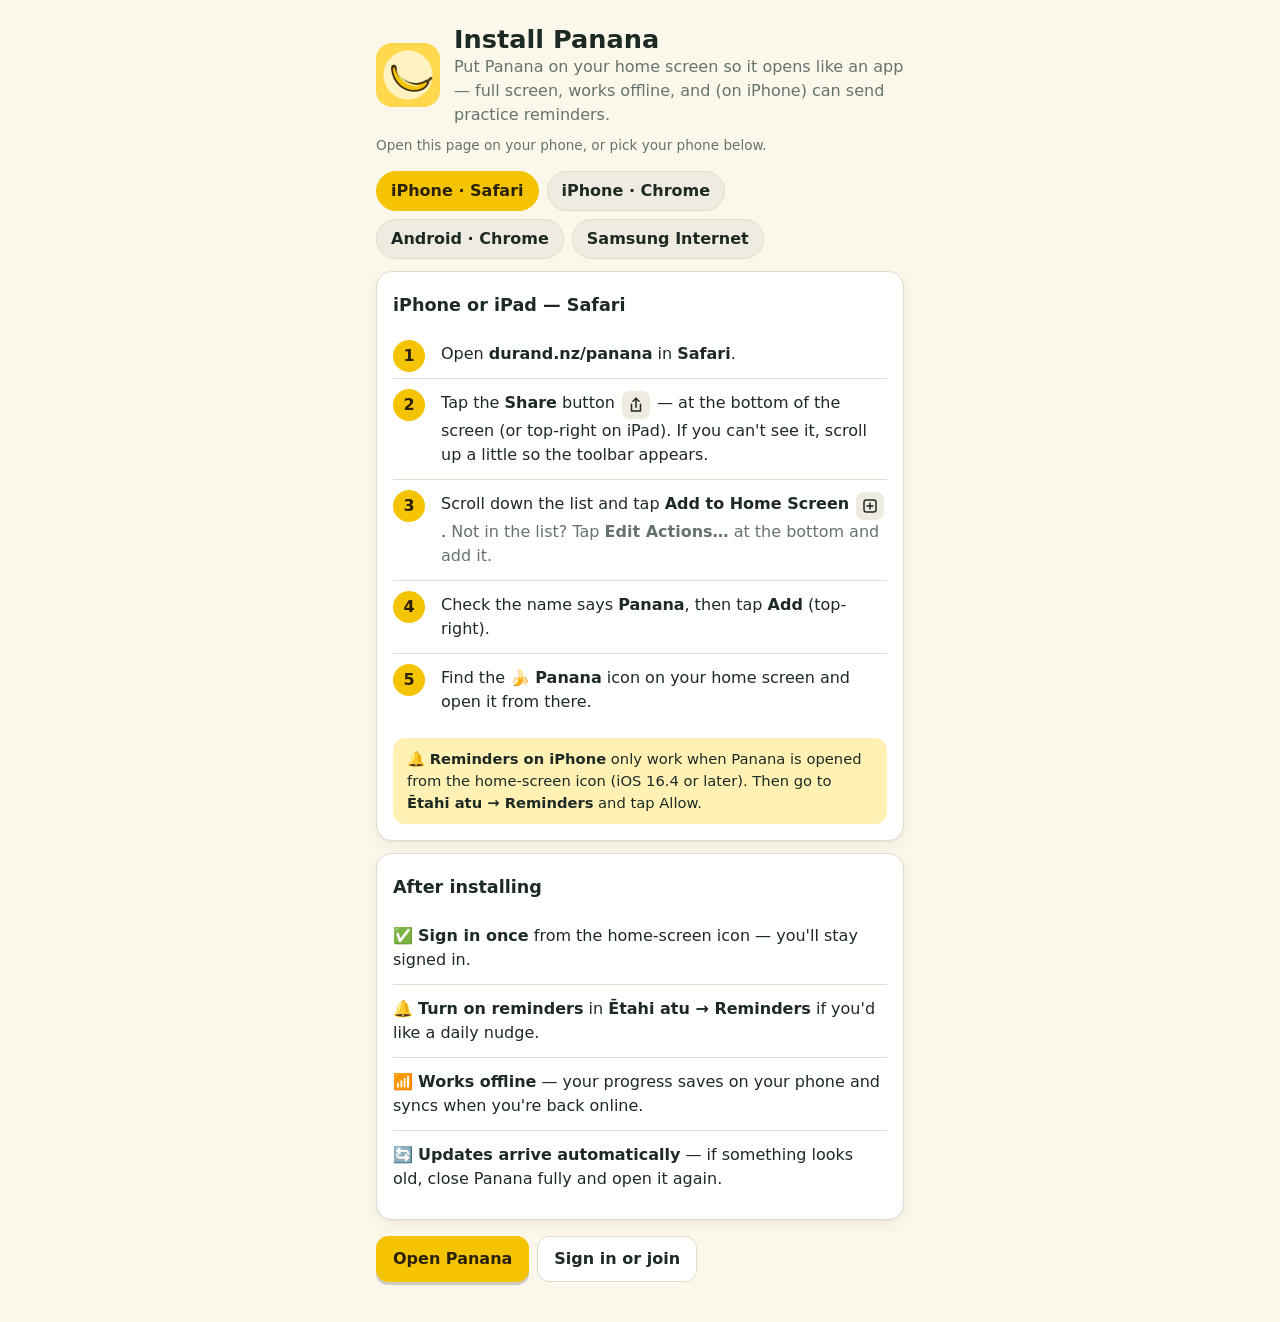
<file: panana/install.html>
<!DOCTYPE html>
<html lang="en">
<head>
	<meta charset="utf-8" />
	<meta name="viewport" content="width=device-width, initial-scale=1, viewport-fit=cover" />
	<meta name="color-scheme" content="light dark" />
	<meta name="robots" content="noindex, nofollow" />
	<title>Install Panana</title>
	<meta name="description" content="How to add Panana to your phone's home screen on iPhone and Android." />
	<meta name="theme-color" content="#f5c400" />
	<link rel="manifest" href="/panana/manifest.webmanifest" />
	<link rel="icon" href="/panana/icons/icon.svg" type="image/svg+xml" />
	<link rel="apple-touch-icon" href="/panana/icons/apple-touch-icon.png" />
	<link rel="stylesheet" href="/panana/app.css" />
	<style>
		.guide { max-width: 560px; margin: 0 auto; padding: calc(24px + env(safe-area-inset-top)) 16px 40px; }
		.guide-head { display: flex; align-items: center; gap: 14px; margin-bottom: 8px; }
		.guide-head img { border-radius: 16px; flex-shrink: 0; }
		.guide-head h1 { margin: 0; }
		.device-tabs { display: flex; gap: 8px; flex-wrap: wrap; margin: 16px 0 4px; }
		.device { display: none; }
		.device.active { display: block; }
		.steps { list-style: none; counter-reset: step; padding: 0; margin: 12px 0 0; }
		.steps li { counter-increment: step; position: relative; padding: 12px 0 12px 48px; border-top: 1px solid var(--line); }
		.steps li:first-child { border-top: 0; }
		.steps li::before {
			content: counter(step); position: absolute; left: 0; top: 10px;
			width: 32px; height: 32px; border-radius: 50%;
			background: var(--brand); color: var(--brand-ink);
			display: grid; place-items: center; font-weight: 800;
		}
		.steps b { font-weight: 700; }
		.ic { display: inline-flex; align-items: center; justify-content: center; vertical-align: -6px; width: 28px; height: 28px; border-radius: 8px; background: var(--surface-2); margin: 0 2px; }
		.ic svg { width: 18px; height: 18px; stroke: currentColor; fill: none; stroke-width: 2; stroke-linecap: round; stroke-linejoin: round; }
		.tip { background: var(--brand-soft); border-radius: 12px; padding: 10px 14px; margin: 12px 0 0; font-size: .92rem; }
		.warn-tip { background: var(--warn-soft); }
		.detected { font-size: .85rem; color: var(--muted); margin: 4px 0 0; }
		#install-btn[hidden] { display: none; }
		.after li { padding-left: 0; }
		.after li::before { display: none; }
		.cta { display: flex; gap: 8px; flex-wrap: wrap; margin-top: 16px; }
	</style>
</head>
<body>
	<main class="guide">
		<div class="guide-head">
			<img src="/panana/icons/icon-192.png" alt="" width="64" height="64" />
			<div>
				<h1>Install Panana</h1>
				<p class="muted" style="margin:0">Put Panana on your home screen so it opens like an app — full screen, works offline, and (on iPhone) can send practice reminders.</p>
			</div>
		</div>

		<p class="detected" id="detected"></p>
		<button class="btn primary big" id="install-btn" hidden>📲 Install Panana</button>

		<div class="device-tabs" role="tablist">
			<button class="chip" data-device="ios-safari" role="tab">iPhone · Safari</button>
			<button class="chip" data-device="ios-chrome" role="tab">iPhone · Chrome</button>
			<button class="chip" data-device="android-chrome" role="tab">Android · Chrome</button>
			<button class="chip" data-device="android-samsung" role="tab">Samsung Internet</button>
		</div>

		<!-- iPhone / iPad, Safari -->
		<section class="card device" id="ios-safari">
			<h2>iPhone or iPad — Safari</h2>
			<ol class="steps">
				<li>Open <b>durand.nz/panana</b> in <b>Safari</b>.</li>
				<li>Tap the <b>Share</b> button
					<span class="ic" aria-label="Share icon"><svg viewBox="0 0 24 24"><path d="M12 3v12"/><path d="M8 7l4-4 4 4"/><path d="M6 11v9h12v-9"/></svg></span>
					— at the bottom of the screen (or top-right on iPad). If you can't see it, scroll up a little so the toolbar appears.</li>
				<li>Scroll down the list and tap <b>Add to Home Screen</b>
					<span class="ic" aria-label="Add icon"><svg viewBox="0 0 24 24"><rect x="4" y="4" width="16" height="16" rx="3"/><path d="M12 8v8M8 12h8"/></svg></span>.
					<span class="muted">Not in the list? Tap <b>Edit Actions…</b> at the bottom and add it.</span></li>
				<li>Check the name says <b>Panana</b>, then tap <b>Add</b> (top-right).</li>
				<li>Find the 🍌 <b>Panana</b> icon on your home screen and open it from there.</li>
			</ol>
			<p class="tip">🔔 <b>Reminders on iPhone</b> only work when Panana is opened from the home-screen icon (iOS 16.4 or later). Then go to <b>Ētahi atu → Reminders</b> and tap Allow.</p>
		</section>

		<!-- iPhone / iPad, Chrome -->
		<section class="card device" id="ios-chrome">
			<h2>iPhone or iPad — Chrome</h2>
			<ol class="steps">
				<li>Open <b>durand.nz/panana</b> in <b>Chrome</b>.</li>
				<li>Tap the <b>Share</b> button
					<span class="ic" aria-label="Share icon"><svg viewBox="0 0 24 24"><path d="M12 3v12"/><path d="M8 7l4-4 4 4"/><path d="M6 11v9h12v-9"/></svg></span>
					in the address bar (top-right).</li>
				<li>Tap <b>Add to Home Screen</b>
					<span class="ic" aria-label="Add icon"><svg viewBox="0 0 24 24"><rect x="4" y="4" width="16" height="16" rx="3"/><path d="M12 8v8M8 12h8"/></svg></span>
					(you may need to tap <b>More</b> to see it), then <b>Add</b>.</li>
				<li>Open Panana from the new 🍌 icon on your home screen.</li>
			</ol>
			<p class="tip warn-tip">Don't see <b>Add to Home Screen</b>? Your iPhone may need updating (iOS 16.4+). Safari always works — copy the link into Safari and follow the Safari steps.</p>
		</section>

		<!-- Android, Chrome -->
		<section class="card device" id="android-chrome">
			<h2>Android — Chrome</h2>
			<ol class="steps">
				<li>Open <b>durand.nz/panana</b> in <b>Chrome</b>.</li>
				<li>If a bar pops up saying <b>Install Panana</b> or <b>Add Panana to Home screen</b>, tap it — you're done. Otherwise…</li>
				<li>Tap the <b>menu</b> button
					<span class="ic" aria-label="Menu icon"><svg viewBox="0 0 24 24"><circle cx="12" cy="5" r="1.4"/><circle cx="12" cy="12" r="1.4"/><circle cx="12" cy="19" r="1.4"/></svg></span>
					(three dots, top-right).</li>
				<li>Tap <b>Install app</b> or <b>Add to Home screen</b>, then <b>Install</b> / <b>Add</b>.</li>
				<li>Open Panana from the 🍌 icon on your home screen or in your app drawer.</li>
			</ol>
			<p class="tip">🔔 Reminders work on Android in Chrome — open <b>Ētahi atu → Reminders</b> and tap Allow.</p>
		</section>

		<!-- Android, Samsung Internet -->
		<section class="card device" id="android-samsung">
			<h2>Android — Samsung Internet</h2>
			<ol class="steps">
				<li>Open <b>durand.nz/panana</b> in <b>Samsung Internet</b>.</li>
				<li>Tap the <b>menu</b> button
					<span class="ic" aria-label="Menu icon"><svg viewBox="0 0 24 24"><path d="M4 7h16M4 12h16M4 17h16"/></svg></span>
					(three lines, bottom-right).</li>
				<li>Tap <b>Add page to</b> → <b>Home screen</b> (or <b>Install</b> if you see it).</li>
				<li>Tap <b>Add</b>, then open Panana from the 🍌 icon.</li>
			</ol>
		</section>

		<section class="card">
			<h2>After installing</h2>
			<ol class="steps after">
				<li>✅ <b>Sign in once</b> from the home-screen icon — you'll stay signed in.</li>
				<li>🔔 <b>Turn on reminders</b> in <b>Ētahi atu → Reminders</b> if you'd like a daily nudge.</li>
				<li>📶 <b>Works offline</b> — your progress saves on your phone and syncs when you're back online.</li>
				<li>🔄 <b>Updates arrive automatically</b> — if something looks old, close Panana fully and open it again.</li>
			</ol>
		</section>

		<div class="cta">
			<a class="btn primary" href="/panana/">Open Panana</a>
			<a class="btn" href="/panana/login">Sign in or join</a>
		</div>
	</main>
	<script src="/panana/install.js"></script>
</body>
</html>
</file>
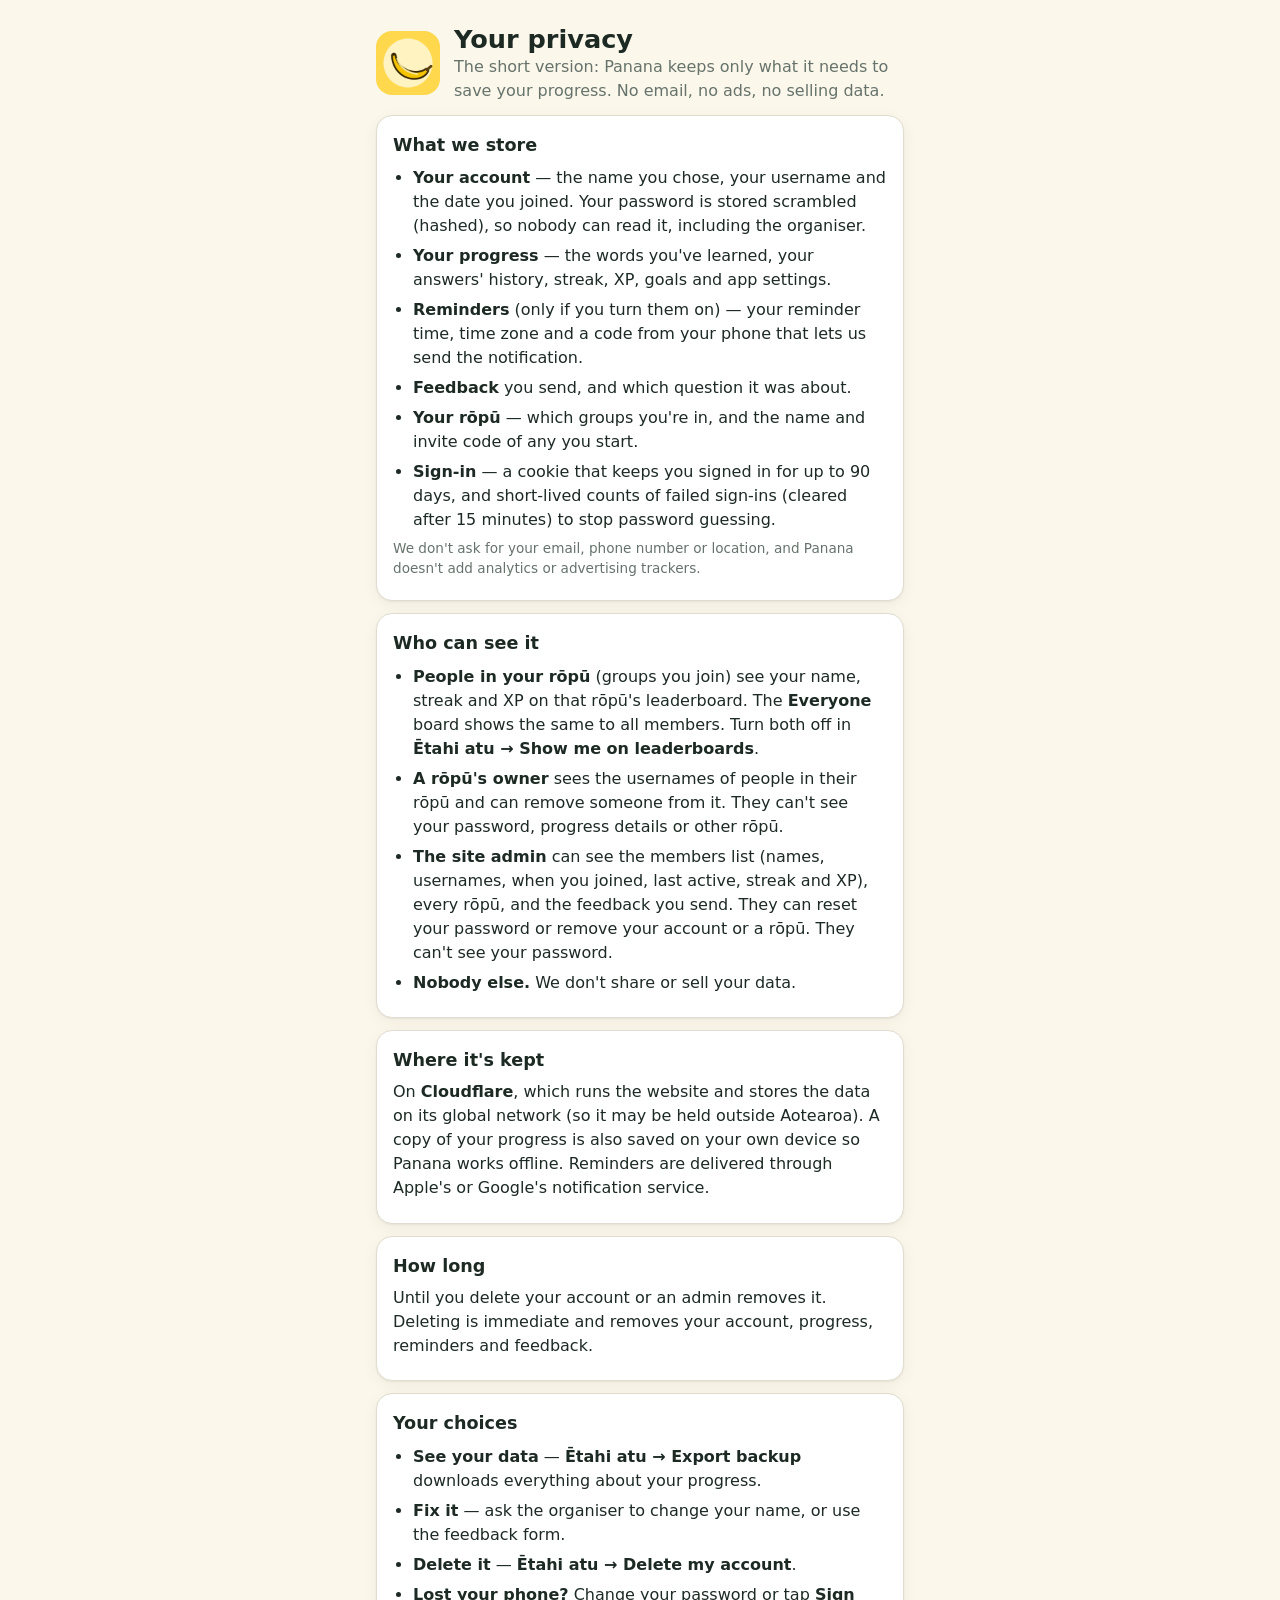
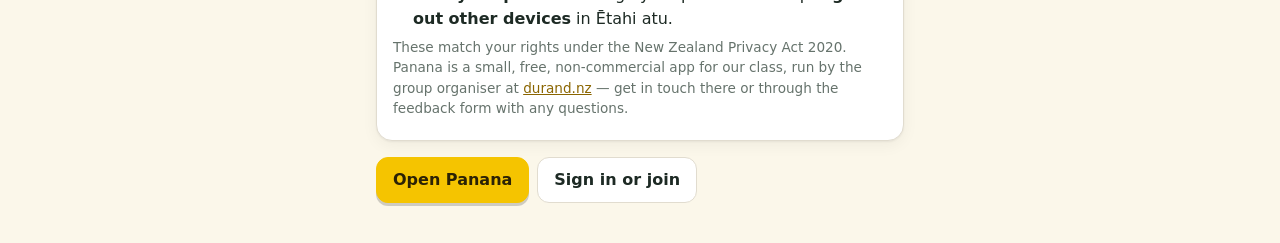
<file: panana/privacy.html>
<!DOCTYPE html>
<html lang="en">
<head>
	<meta charset="utf-8" />
	<meta name="viewport" content="width=device-width, initial-scale=1, viewport-fit=cover" />
	<meta name="color-scheme" content="light dark" />
	<meta name="robots" content="noindex, nofollow" />
	<title>Panana privacy</title>
	<meta name="description" content="What Panana stores about you, who can see it, and how to delete it." />
	<meta name="theme-color" content="#f5c400" />
	<link rel="icon" href="/panana/icons/icon.svg" type="image/svg+xml" />
	<link rel="stylesheet" href="/panana/app.css" />
	<style>
		.guide { max-width: 560px; margin: 0 auto; padding: calc(24px + env(safe-area-inset-top)) 16px 40px; }
		.guide-head { display: flex; align-items: center; gap: 14px; margin-bottom: 8px; }
		.guide-head img { border-radius: 16px; flex-shrink: 0; }
		.guide-head h1 { margin: 0; }
		.guide ul { padding-left: 20px; margin: 8px 0 0; }
		.guide li { margin: 6px 0; }
		.guide h2 { margin-top: 0; }
		.lead { margin: 0; }
		.cta { display: flex; gap: 8px; flex-wrap: wrap; margin-top: 16px; }
	</style>
</head>
<body>
	<main class="guide">
		<div class="guide-head">
			<img src="/panana/icons/icon-192.png" alt="" width="64" height="64" />
			<div>
				<h1>Your privacy</h1>
				<p class="muted lead">The short version: Panana keeps only what it needs to save your progress. No email, no ads, no selling data.</p>
			</div>
		</div>

		<section class="card">
			<h2>What we store</h2>
			<ul>
				<li><b>Your account</b> — the name you chose, your username and the date you joined. Your password is stored scrambled (hashed), so nobody can read it, including the organiser.</li>
				<li><b>Your progress</b> — the words you've learned, your answers' history, streak, XP, goals and app settings.</li>
				<li><b>Reminders</b> (only if you turn them on) — your reminder time, time zone and a code from your phone that lets us send the notification.</li>
				<li><b>Feedback</b> you send, and which question it was about.</li>
				<li><b>Your rōpū</b> — which groups you're in, and the name and invite code of any you start.</li>
				<li><b>Sign-in</b> — a cookie that keeps you signed in for up to 90 days, and short-lived counts of failed sign-ins (cleared after 15 minutes) to stop password guessing.</li>
			</ul>
			<p class="muted small">We don't ask for your email, phone number or location, and Panana doesn't add analytics or advertising trackers.</p>
		</section>

		<section class="card">
			<h2>Who can see it</h2>
			<ul>
				<li><b>People in your rōpū</b> (groups you join) see your name, streak and XP on that rōpū's leaderboard. The <b>Everyone</b> board shows the same to all members. Turn both off in <b>Ētahi atu → Show me on leaderboards</b>.</li>
				<li><b>A rōpū's owner</b> sees the usernames of people in their rōpū and can remove someone from it. They can't see your password, progress details or other rōpū.</li>
				<li><b>The site admin</b> can see the members list (names, usernames, when you joined, last active, streak and XP), every rōpū, and the feedback you send. They can reset your password or remove your account or a rōpū. They can't see your password.</li>
				<li><b>Nobody else.</b> We don't share or sell your data.</li>
			</ul>
		</section>

		<section class="card">
			<h2>Where it's kept</h2>
			<p>On <b>Cloudflare</b>, which runs the website and stores the data on its global network (so it may be held outside Aotearoa). A copy of your progress is also saved on your own device so Panana works offline. Reminders are delivered through Apple's or Google's notification service.</p>
		</section>

		<section class="card">
			<h2>How long</h2>
			<p>Until you delete your account or an admin removes it. Deleting is immediate and removes your account, progress, reminders and feedback.</p>
		</section>

		<section class="card">
			<h2>Your choices</h2>
			<ul>
				<li><b>See your data</b> — <b>Ētahi atu → Export backup</b> downloads everything about your progress.</li>
				<li><b>Fix it</b> — ask the organiser to change your name, or use the feedback form.</li>
				<li><b>Delete it</b> — <b>Ētahi atu → Delete my account</b>.</li>
				<li><b>Lost your phone?</b> Change your password or tap <b>Sign out other devices</b> in Ētahi atu.</li>
			</ul>
			<p class="muted small">These match your rights under the New Zealand Privacy Act 2020. Panana is a small, free, non-commercial app for our class, run by the group organiser at <a href="https://durand.nz">durand.nz</a> — get in touch there or through the feedback form with any questions.</p>
		</section>

		<div class="cta">
			<a class="btn primary" href="/panana/">Open Panana</a>
			<a class="btn" href="/panana/login">Sign in or join</a>
		</div>
	</main>
</body>
</html>
</file>
<file: assets/css/main.css>
/* durand.nz — custom build */

:root {
	/* Dark theme (default) */
	--bg: #3D3522;
	--bg-rgb: 61, 53, 34;
	--bg-elevated: #4A442D;
	--bg-elevated-2: #56502F;
	--text: #CAF7E2;
	--text-muted: #9CBFA8;
	--text-faint: #6E7D6A;
	--accent: #58B09C;
	--accent-rgb: 88, 176, 156;
	--accent-text: #58B09C;
	--accent-dim: #386150;
	--on-accent: #23291F;
	--border: #4F4930;
	--border-strong: #6B6242;
	--danger: #E8A25A;
	--max: 960px;
	--font-display: "Space Grotesk", "Segoe UI", system-ui, sans-serif;
	--font-body: "Inter", "Segoe UI", system-ui, sans-serif;
	color-scheme: dark;
}

:root[data-theme="light"] {
	color-scheme: light;
	--bg: #E6E8E6;
	--bg-rgb: 230, 232, 230;
	--bg-elevated: #CED0CE;
	--bg-elevated-2: #C3C6C2;
	--text: #3F403F;
	--text-muted: #475841;
	--text-faint: #7C8A80;
	--accent: #58B09C;
	--accent-text: #386150;
	--accent-dim: #2C4D3F;
	--on-accent: #F4FBF7;
	--border: #CED0CE;
	--border-strong: #9FB8AD;
	--danger: #B5691F;
}

* { box-sizing: border-box; }

html {
	@media (prefers-reduced-motion: no-preference) { scroll-behavior: smooth; }
}

body {
	margin: 0;
	background: var(--bg);
	color: var(--text);
	font-family: var(--font-body);
	font-size: 17px;
	line-height: 1.65;
	-webkit-font-smoothing: antialiased;
	transition: background-color 0.25s ease, color 0.25s ease;
}

img { max-width: 100%; display: block; }

a { color: var(--accent-text); text-decoration: none; }
a:hover { text-decoration: underline; }

h1, h2, h3, h4 {
	font-family: var(--font-display);
	font-weight: 600;
	line-height: 1.15;
	margin: 0 0 0.5em;
	letter-spacing: -0.01em;
}

h1 { font-size: clamp(2.6rem, 6vw, 4.4rem); font-weight: 700; }
h2 { font-size: clamp(1.7rem, 3.2vw, 2.4rem); }
h3 { font-size: 1.15rem; color: var(--text-muted); font-weight: 500; }

p { margin: 0 0 1.1em; color: var(--text-muted); }
p.lead { color: var(--text); font-size: 1.1rem; }

.container {
	max-width: var(--max);
	margin: 0 auto;
	padding: 0 28px;
}

section {
	padding: 96px 0;
	border-bottom: 1px solid var(--border);
}

section:last-of-type { border-bottom: none; }

.eyebrow {
	display: inline-block;
	font-family: var(--font-display);
	font-size: 0.8rem;
	letter-spacing: 0.14em;
	text-transform: uppercase;
	color: var(--accent-text);
	margin-bottom: 14px;
}

/* Reveal-on-scroll */
.reveal {
	opacity: 0;
	transition: opacity 0.6s ease;
	@media (prefers-reduced-motion: no-preference) {
		transform: translateY(16px);
		transition: opacity 0.6s ease, transform 0.6s ease;
	}
}
.reveal.is-visible { opacity: 1; transform: none; }

/* Nav */
#site-nav {
	position: sticky;
	top: 0;
	z-index: 50;
	display: flex;
	align-items: center;
	justify-content: space-between;
	padding: 18px 28px;
	background: rgba(var(--bg-rgb), 0.82);
	backdrop-filter: blur(10px);
	transition: background-color 0.25s ease;
	border-bottom: 1px solid var(--border);
}

#site-nav .brand {
	font-family: var(--font-display);
	font-weight: 700;
	color: var(--text);
	letter-spacing: -0.02em;
}
#site-nav .brand:hover { text-decoration: none; }

#site-nav ul {
	list-style: none;
	display: flex;
	gap: 26px;
	margin: 0;
	padding: 0;
}

#site-nav a {
	color: var(--text-muted);
	font-size: 0.92rem;
}
#site-nav a:hover { color: var(--text); text-decoration: none; }

#nav-toggle {
	display: none;
	background: none;
	border: 1px solid var(--border-strong);
	border-radius: 8px;
	color: var(--text);
	padding: 8px 12px;
	font-family: var(--font-body);
}

.nav-right { display: flex; align-items: center; gap: 18px; }

#theme-toggle {
	background: none;
	border: 1px solid var(--border-strong);
	border-radius: 8px;
	color: var(--text-muted);
	width: 36px;
	height: 36px;
	display: flex;
	align-items: center;
	justify-content: center;
	cursor: pointer;
	font-size: 0.95rem;
	transition: color 0.2s ease, border-color 0.2s ease;
}
#theme-toggle:hover { color: var(--accent-text); border-color: var(--accent); }
#theme-toggle .fa-sun, #theme-toggle .fa-moon { display: none; }
:root[data-theme="dark"] #theme-toggle .fa-sun,
:root:not([data-theme]) #theme-toggle .fa-sun { display: inline-block; }
:root[data-theme="light"] #theme-toggle .fa-moon { display: inline-block; }

/* Hero */
#hero {
	padding-top: 72px;
	padding-bottom: 80px;
	border-bottom: 1px solid var(--border);
}

#hero .kia-ora { color: var(--accent-text); font-family: var(--font-display); margin-bottom: 4px; }

#hero .role-line {
	font-size: 1.05rem;
	color: var(--text-muted);
	margin: 10px 0 34px;
}
#hero .role-line strong { color: var(--text); font-weight: 500; }

/* Chat concierge */
#concierge {
	background: var(--bg-elevated);
	border: 1px solid var(--border-strong);
	border-radius: 16px;
	padding: 22px;
	max-width: 620px;
}

#concierge .concierge-label {
	display: flex;
	align-items: center;
	gap: 8px;
	font-family: var(--font-display);
	font-size: 0.85rem;
	color: var(--text);
	margin-bottom: 14px;
}

#concierge .concierge-label .dot {
	width: 8px; height: 8px; border-radius: 50%;
	background: var(--accent);
	box-shadow: 0 0 0 3px rgba(111, 214, 160, 0.18);
}

#concierge-thread {
	display: flex;
	flex-direction: column;
	gap: 10px;
	max-height: 320px;
	overflow-y: auto;
	margin-bottom: 14px;
}
#concierge-thread:empty { display: none; }

.msg {
	padding: 10px 14px;
	border-radius: 12px;
	font-size: 0.94rem;
	line-height: 1.5;
	max-width: 88%;
}
.msg-user {
	align-self: flex-end;
	background: var(--accent);
	color: var(--on-accent);
	border-bottom-right-radius: 4px;
}
.msg-assistant {
	align-self: flex-start;
	background: var(--bg-elevated-2);
	color: var(--text);
	border: 1px solid var(--border);
	border-bottom-left-radius: 4px;
}
.msg-error {
	align-self: flex-start;
	background: var(--bg-elevated-2);
	color: var(--danger);
	border: 1px solid var(--border-strong);
	font-size: 0.88rem;
}
.msg-typing { display: inline-flex; gap: 4px; align-items: center; }
.msg-typing span {
	width: 5px; height: 5px; border-radius: 50%;
	background: var(--text-faint);
	animation: typing 1.1s infinite ease-in-out;
	@media (prefers-reduced-motion: reduce) { animation-duration: 3s; }
}
.msg-typing span:nth-child(2) { animation-delay: 0.15s; }
.msg-typing span:nth-child(3) { animation-delay: 0.3s; }
@keyframes typing { 0%, 60%, 100% { opacity: 0.3; } 30% { opacity: 1; } }

#concierge-form { display: flex; gap: 8px; }

#concierge-input {
	flex: 1;
	background: var(--bg);
	border: 1px solid var(--border-strong);
	border-radius: 10px;
	padding: 12px 14px;
	color: var(--text);
	font-family: var(--font-body);
	font-size: 0.95rem;
}
#concierge-input:focus { border-color: var(--accent); }
#concierge-input:focus-visible { outline: 2px solid var(--accent); outline-offset: 2px; }
#concierge-input::placeholder { color: var(--text-faint); }

#concierge-send {
	background: var(--accent);
	color: var(--on-accent);
	border: none;
	border-radius: 10px;
	padding: 0 18px;
	font-family: var(--font-display);
	font-weight: 600;
	cursor: pointer;
}
#concierge-send:disabled { opacity: 0.5; cursor: default; }
#concierge-send:hover:not(:disabled) { background: var(--accent-dim); }

.concierge-suggestions {
	display: flex;
	flex-wrap: wrap;
	gap: 8px;
	margin-top: 12px;
}
.concierge-suggestions button {
	background: none;
	border: 1px solid var(--border-strong);
	color: var(--text-muted);
	border-radius: 999px;
	padding: 6px 13px;
	font-size: 0.82rem;
	cursor: pointer;
	font-family: var(--font-body);
}
.concierge-suggestions button:hover { color: var(--text); border-color: var(--accent); }

#concierge-limit {
	margin-top: 12px;
	padding: 12px 14px;
	background: var(--bg);
	border: 1px solid var(--border);
	border-radius: 10px;
}
#concierge-limit p { margin: 0; font-size: 0.88rem; color: var(--text-muted); }
#concierge-limit a { color: var(--accent-text); font-weight: 600; }

/* Pillars (Capabilities) */
.pillars {
	display: grid;
	grid-template-columns: repeat(auto-fit, minmax(230px, 1fr));
	gap: 20px;
	margin-top: 40px;
}
.pillar {
	background: var(--bg-elevated);
	border: 1px solid var(--border);
	border-radius: 14px;
	padding: 26px;
}
.pillar h3 { color: var(--text); font-size: 1.1rem; margin-bottom: 10px; }
.pillar p { margin: 0; font-size: 0.95rem; }

/* Approach: process tile grid */
.tile-grid {
	display: grid;
	grid-template-columns: repeat(3, 1fr);
	gap: 18px;
	margin-top: 40px;
}
.tile {
	position: relative;
	background: var(--bg-elevated);
	border: 1px solid var(--border);
	border-radius: 18px;
	padding: 26px 20px;
	display: flex;
	flex-direction: column;
	align-items: flex-start;
	gap: 14px;
}
.tile-number {
	font-family: var(--font-display);
	font-size: 0.76rem;
	color: var(--text-faint);
	letter-spacing: 0.06em;
}
.tile-icon {
	width: 54px;
	height: 54px;
	border-radius: 14px;
	background: rgba(var(--accent-rgb), 0.15);
	color: var(--accent-text);
	display: flex;
	align-items: center;
	justify-content: center;
	font-size: 1.3rem;
}
.tile-label { font-size: 1rem; color: var(--text); line-height: 1.35; }
.tile-loop-point { border-color: var(--accent); }
.tile-loop-point .tile-icon { background: var(--accent); color: var(--on-accent); }
.tile-loop-tag {
	display: flex;
	align-items: center;
	gap: 5px;
	font-size: 0.76rem;
	color: var(--accent-text);
	margin-top: -6px;
}
.tile-loop-tag i { font-size: 0.65rem; }

/* Examples */
.examples { margin-top: 64px; }
.examples-heading {
	color: var(--text);
	font-size: 1.05rem;
	text-align: center;
	margin-bottom: 28px;
}
.examples-grid {
	display: grid;
	grid-template-columns: repeat(3, 1fr);
	gap: 18px;
}
.example-card {
	background: var(--bg-elevated);
	border: 1px solid var(--border);
	border-radius: 14px;
	padding: 22px;
	border-bottom: 3px solid var(--accent);
}
.example-icon {
	display: flex;
	align-items: center;
	justify-content: center;
	width: 42px;
	height: 42px;
	border-radius: 10px;
	background: rgba(var(--accent-rgb), 0.16);
	color: var(--accent-text);
	font-size: 1.05rem;
	margin-bottom: 14px;
}
.example-tag {
	display: block;
	font-family: var(--font-display);
	font-size: 0.72rem;
	text-transform: uppercase;
	letter-spacing: 0.08em;
	color: var(--text-faint);
	margin-bottom: 8px;
}
.example-title { margin: 0; color: var(--text); font-size: 1rem; line-height: 1.4; }

/* Gallery */
.gallery {
	display: grid;
	grid-template-columns: repeat(3, 1fr);
	gap: 14px;
	margin-top: 36px;
}
.gallery-item {
	overflow: hidden;
	border-radius: 10px;
	aspect-ratio: 4 / 3;
}
.gallery img {
	width: 100%; height: 100%; object-fit: cover;
	transition: transform 0.4s ease;
}
.gallery-item:hover img {
	@media (prefers-reduced-motion: no-preference) { transform: scale(1.05); }
}

/* Contact intro */
.contact-intro {
	display: flex;
	align-items: center;
	gap: 32px;
	margin-bottom: 40px;
}
.contact-photo {
	width: 140px;
	height: 140px;
	border-radius: 50%;
	object-fit: cover;
	flex-shrink: 0;
	border: 3px solid var(--border-strong);
}
.contact-intro h2, .contact-intro p.lead { margin-bottom: 0.4em; }

/* Buttons */
.btn {
	display: inline-block;
	font-family: var(--font-display);
	font-weight: 600;
	padding: 13px 24px;
	border-radius: 10px;
	background: var(--accent);
	color: var(--on-accent);
	border: none;
	cursor: pointer;
	font-size: 0.95rem;
}
.btn:hover { background: var(--accent-dim); text-decoration: none; }
.btn-ghost {
	background: none;
	border: 1px solid var(--border-strong);
	color: var(--text);
}
.btn-ghost:hover { border-color: var(--accent); background: none; }

/* Form */
.field-row { display: flex; gap: 14px; margin-bottom: 14px; }
.field-row .field { flex: 1; }
input[type="text"], input[type="email"], textarea {
	width: 100%;
	background: var(--bg-elevated);
	border: 1px solid var(--border-strong);
	border-radius: 10px;
	padding: 12px 14px;
	color: var(--text);
	font-family: var(--font-body);
	font-size: 0.98rem;
}
textarea { resize: vertical; min-height: 130px; }
input:focus, textarea:focus { border-color: var(--accent); }
input:focus-visible, textarea:focus-visible { outline: 2px solid var(--accent); outline-offset: 2px; }

/* Field errors: shown only after the visitor has interacted (:user-invalid) */
.error-msg { display: none; margin-top: 6px; font-size: 0.88rem; color: var(--danger); }
:is(input, textarea):user-invalid { border-color: var(--danger); }
:is(input, textarea):user-invalid ~ .error-msg { display: block; }
.form-status { color: var(--danger); margin: 0 0 12px; }
.form-status:empty { display: none; }

.visually-hidden:where(:not(:focus-within, :active)) {
	position: absolute !important;
	clip-path: inset(50%) !important;
	overflow: hidden !important;
	width: 1px !important;
	height: 1px !important;
	margin: -1px !important;
	padding: 0 !important;
	border: 0 !important;
	white-space: nowrap !important;
}

/* Footer */
footer {
	padding: 60px 0 40px;
}
footer .items {
	display: grid;
	grid-template-columns: repeat(4, 1fr);
	gap: 24px;
	list-style: none;
	margin: 0;
	padding: 0;
}
footer h3 { margin-bottom: 6px; }
footer .icons { list-style: none; display: flex; gap: 14px; margin: 0; padding: 0; }
footer .icons a { color: var(--text-muted); font-size: 1.1rem; }
footer .icons a:hover { color: var(--accent-text); }
footer .icons .label { display: none; }

.copyright { color: var(--text-faint); font-size: 0.82rem; margin-top: 40px; }

/* Responsive */
@media (max-width: 760px) {
	section { padding: 64px 0; }
	#site-nav ul { display: none; }
	#nav-toggle { display: block; }
	.pillars { grid-template-columns: 1fr; }
	.gallery { grid-template-columns: repeat(2, 1fr); }
	.tile-grid { grid-template-columns: 1fr; }
	.examples-grid { grid-template-columns: 1fr; }
	.field-row { flex-direction: column; gap: 0; }
	footer .items { grid-template-columns: repeat(2, 1fr); }
	#concierge { padding: 16px; }
	.contact-intro { flex-direction: column; align-items: flex-start; gap: 20px; }
}
</file>
<file: demo/assets/demo.css>
/* /demo/ — worked-example page. Self-contained: shares the site's fonts and teal accent, but not its global
   section/nav rules. Colours use light-dark() so the page follows the system, with an optional override via
   <html data-theme="light|dark"> (the same "theme" key the homepage uses). */

:root {
	color-scheme: light dark;

	--font-display: "Space Grotesk", "Segoe UI", system-ui, sans-serif;
	--font-body: "Inter", "Segoe UI", system-ui, sans-serif;

	--bg: light-dark(#eceeec, #2b2619);
	--surface: light-dark(#ffffff, #3d3522);
	--surface-2: light-dark(#f2f4f2, #4a442d);
	--text: light-dark(#232623, #e4f8ee);
	--text-muted: light-dark(#4a554e, #a9c7b5);
	--text-faint: light-dark(#64706a, #8ba596);
	--border: light-dark(#d3d9d5, #57512f);
	--border-strong: light-dark(#a9b8af, #6e6743);
	--accent: light-dark(#2d7d69, #58b09c);
	--accent-strong: light-dark(#23604f, #7cc9b6);
	--accent-soft: light-dark(#dcefe9, #3f4a33);
	--on-accent: light-dark(#ffffff, #1b2419);
	--good: light-dark(#1d7a3b, #72d08e);
	--bad: light-dark(#b0372b, #ff8f80);
	--warn: light-dark(#8a5a00, #e9b94f);
	--warn-soft: light-dark(#fbf0d6, #4d4125);
	--bad-soft: light-dark(#f9e2df, #4f332b);
	--good-soft: light-dark(#dff1e4, #33472f);

	/* Categorical series (checked on both surfaces); always paired with a text label, never colour alone. */
	--cat-1: light-dark(#2a78d6, #4a95ee);
	--cat-2: light-dark(#d95926, #f08350);
	--cat-3: light-dark(#14825a, #3dc08d);
	--cat-4: light-dark(#a8740a, #e0a93a);

	--radius: 14px;
	--shadow: 0 1px 2px light-dark(rgb(30 50 40 / 0.06), rgb(0 0 0 / 0.25));
}
:root[data-theme="light"] { color-scheme: light; }
:root[data-theme="dark"] { color-scheme: dark; }

* { box-sizing: border-box; }
html { scroll-behavior: smooth; scroll-padding-block-start: 5rem; }
@media (prefers-reduced-motion: reduce) { html { scroll-behavior: auto; } }

body {
	margin: 0;
	background: var(--bg);
	color: var(--text);
	font-family: var(--font-body);
	font-size: 1rem;
	line-height: 1.6;
	-webkit-font-smoothing: antialiased;
}

h1, h2, h3, h4 { font-family: var(--font-display); line-height: 1.15; letter-spacing: -0.01em; margin: 0 0 0.5em; }
h1 { font-size: clamp(2.2rem, 1rem + 5vw, 3.9rem); font-weight: 700; }
h2 { font-size: clamp(1.6rem, 1rem + 2vw, 2.3rem); font-weight: 600; }
h3 { font-size: 1.08rem; font-weight: 600; }
p { margin: 0 0 1em; color: var(--text-muted); }
a { color: var(--accent-strong); }
a:hover { text-decoration-thickness: 2px; }
:focus-visible { outline: 3px solid var(--accent-strong); outline-offset: 2px; border-radius: 4px; }
button { font: inherit; color: inherit; }

.visually-hidden:where(:not(:focus-within, :active)) {
	position: absolute !important; clip-path: inset(50%) !important; overflow: hidden !important;
	inline-size: 1px !important; block-size: 1px !important; margin: -1px !important; padding: 0 !important; border: 0 !important; white-space: nowrap !important;
}
.skip-link { position: fixed; inset-block-start: 8px; inset-inline-start: 8px; z-index: 100; background: var(--accent); color: var(--on-accent); padding: 10px 16px; border-radius: 8px; transform: translateY(-200%); }
.skip-link:focus { transform: none; }

.wrap { max-inline-size: 960px; margin-inline: auto; padding-inline: 20px; }
.wrap-wide { max-inline-size: 1120px; }
section { padding-block: clamp(56px, 8vw, 96px); border-block-end: 1px solid var(--border); }
.eyebrow { font-family: var(--font-display); font-size: 0.8rem; letter-spacing: 0.14em; text-transform: uppercase; color: var(--accent-strong); margin: 0 0 14px; }
.lead { font-size: 1.1rem; color: var(--text); max-inline-size: 70ch; }
.fine { font-size: 0.85rem; color: var(--text-faint); margin-block-start: 18px; }

/* ---------- top bar ---------- */
.topbar {
	position: sticky; inset-block-start: 0; z-index: 50;
	display: flex; align-items: center; gap: 16px;
	padding: 10px 20px;
	background: color-mix(in srgb, var(--bg) 86%, transparent);
	backdrop-filter: blur(10px);
	border-block-end: 1px solid var(--border);
}
.brand { font-family: var(--font-display); font-weight: 700; color: var(--text); text-decoration: none; white-space: nowrap; min-block-size: 24px; }
.topbar nav { margin-inline-start: auto; min-inline-size: 0; overflow-x: auto; scrollbar-width: none; }
.topbar nav ul { display: flex; gap: 6px; list-style: none; margin: 0; padding: 0; }
.topbar nav a { display: block; padding: 8px 12px; color: var(--text-muted); text-decoration: none; font-size: 0.92rem; white-space: nowrap; border-radius: 8px; }
.topbar nav a:hover { color: var(--text); background: var(--surface-2); }
@media (max-width: 560px) { .topbar nav li:not(:last-child) { display: none; } .topbar nav a { color: var(--accent-strong); font-weight: 600; } }

.theme-toggle {
	flex: none; inline-size: 40px; block-size: 40px; display: grid; place-items: center;
	background: transparent; border: 1px solid var(--border-strong); border-radius: 10px; color: var(--text-muted); cursor: pointer;
}
.theme-toggle:hover { color: var(--accent-strong); border-color: var(--accent); }
/* Show the icon for the theme you'd switch TO. Works without JS: follows the system, or the data-theme override. */
.theme-toggle .to-light { display: none; }
@media (prefers-color-scheme: dark) {
	:root:not([data-theme="light"]) .theme-toggle .to-dark { display: none; }
	:root:not([data-theme="light"]) .theme-toggle .to-light { display: inline-block; }
}
:root[data-theme="dark"] .theme-toggle .to-dark { display: none; }
:root[data-theme="dark"] .theme-toggle .to-light { display: inline-block; }
:root[data-theme="light"] .theme-toggle .to-dark { display: inline-block; }
:root[data-theme="light"] .theme-toggle .to-light { display: none; }

/* ---------- buttons ---------- */
.btn {
	display: inline-flex; align-items: center; justify-content: center; min-block-size: 44px; padding: 10px 22px;
	background: var(--accent); color: var(--on-accent); font-family: var(--font-display); font-weight: 600; text-decoration: none;
	border: 1px solid var(--accent); border-radius: 10px;
}
.btn:hover { background: var(--accent-strong); border-color: var(--accent-strong); text-decoration: none; }
.btn-ghost { background: transparent; color: var(--accent-strong); border-color: var(--border-strong); }
.btn-ghost:hover { background: var(--surface); color: var(--accent-strong); border-color: var(--accent); }

/* ---------- hero ---------- */
.hero { padding-block: clamp(48px, 8vw, 88px) clamp(48px, 7vw, 72px); }
.hero h1 { max-inline-size: 16ch; }
.hero-actions { display: flex; flex-wrap: wrap; gap: 12px; margin-block: 28px 32px; }
.notice {
	display: flex; gap: 14px; align-items: flex-start; max-inline-size: 70ch;
	background: var(--surface); border: 1px solid var(--border-strong); border-inline-start: 4px solid var(--accent); border-radius: var(--radius); padding: 16px 18px;
}
.notice i { color: var(--accent-strong); margin-block-start: 4px; }
.notice p { margin: 0; color: var(--text); font-size: 0.95rem; }

/* ---------- scenario ---------- */
.pain-grid { display: grid; grid-template-columns: repeat(auto-fit, minmax(250px, 1fr)); gap: 18px; margin-block: 32px; }
.pain { background: var(--surface); border: 1px solid var(--border); border-radius: var(--radius); padding: 22px; box-shadow: var(--shadow); }
.pain h3 { margin-block: 12px 8px; }
.pain p { margin: 0; font-size: 0.95rem; }
.pain-icon, .job-icon { display: inline-grid; place-items: center; inline-size: 42px; block-size: 42px; border-radius: 12px; background: var(--accent-soft); color: var(--accent-strong); }

.pipeline { display: grid; grid-template-columns: 1fr auto 1fr auto 1fr; gap: 16px; align-items: center; margin: 8px 0 0; padding: 24px; background: var(--surface); border: 1px solid var(--border); border-radius: var(--radius); }
.pipe-title { font-family: var(--font-display); font-size: 0.78rem; letter-spacing: 0.1em; text-transform: uppercase; color: var(--text-faint); margin: 0 0 10px; }
.pipe-sources, .pipe-outputs { list-style: none; margin: 0; padding: 0; display: grid; gap: 8px; }
.pipe-sources li, .pipe-outputs li { display: flex; gap: 10px; align-items: baseline; font-size: 0.9rem; color: var(--text); background: var(--surface-2); border-radius: 10px; padding: 8px 12px; }
.pipe-sources li i, .pipe-outputs li i { color: var(--accent-strong); inline-size: 1.1em; text-align: center; flex: none; }
.pipe-sources small { color: var(--text-faint); font-size: 0.8rem; display: block; }
.pipe-core-box { background: var(--accent-soft); color: var(--accent-strong); border: 1px solid var(--accent); border-radius: 12px; padding: 18px 14px; text-align: center; font-family: var(--font-display); font-weight: 600; margin: 0; }
.pipe-core-box i { display: block; font-size: 1.4rem; margin-block-end: 6px; }
.pipe-arrow { color: var(--text-faint); }
@media (max-width: 820px) {
	.pipeline { grid-template-columns: 1fr; }
	.pipe-arrow { text-align: center; transform: rotate(90deg); }
}

/* ---------- tabs ---------- */
.tabs { margin-block-start: 28px; }
.tablist {
	display: flex; gap: 4px; overflow-x: auto; scrollbar-width: none; padding-block-end: 0;
	border-block-end: 1px solid var(--border-strong);
	--fade-size: 2.5rem; --fade-start: 0px; --fade-end: 0px;
	mask:
		linear-gradient(#000, #000) no-clip subtract,
		linear-gradient(to right, #000, transparent) 0 0 / var(--fade-start) 100% no-repeat no-clip,
		linear-gradient(to right, transparent, #000) 100% 0 / var(--fade-end) 100% no-repeat no-clip;
	animation: reveal-fade-start linear both, hide-fade-end linear both;
	animation-timeline: scroll(self inline);
	animation-range: 0 var(--fade-size), calc(100% - var(--fade-size)) 100%;
	scroll-padding-inline: var(--fade-size);
}
@property --fade-start { syntax: "<length>"; inherits: false; initial-value: 0px; }
@property --fade-end { syntax: "<length>"; inherits: false; initial-value: 0px; }
@keyframes reveal-fade-start { to { --fade-start: var(--fade-size); } }
@keyframes hide-fade-end { from { --fade-end: var(--fade-size); } }
.tablist::-webkit-scrollbar { display: none; }

[role="tab"] {
	position: relative; flex: none; min-block-size: 44px; padding: 10px 16px; background: transparent; border: 0; border-radius: 10px 10px 0 0;
	color: var(--text-muted); cursor: pointer; font-family: var(--font-display); font-weight: 500; white-space: nowrap;
}
[role="tab"] i { margin-inline-end: 6px; opacity: 0.85; }
[role="tab"]:hover { color: var(--text); background: var(--surface-2); }
[role="tab"][aria-selected="true"] { color: var(--accent-strong); }
/* Underline drawn as a border on a pseudo-element: it survives forced-colors mode and doesn't change the tab's size. */
[role="tab"][aria-selected="true"]::after { content: ""; position: absolute; inset: auto 0 0; border-block-end: 3px solid var(--accent-strong); }

[role="tabpanel"] .panel-inner { padding-block-start: 22px; display: grid; gap: 18px; }
.panel-intro { background: var(--surface); border: 1px solid var(--border); border-radius: var(--radius); padding: 14px 18px; margin: 0; color: var(--text-muted); font-size: 0.95rem; }
.panel-intro strong { color: var(--text); }
.built-from { display: block; margin-block-start: 4px; color: var(--text-faint); font-size: 0.85rem; }

/* ---------- controls, cards ---------- */
.controls { display: flex; flex-wrap: wrap; gap: 12px 20px; }
.seg { display: inline-flex; background: var(--surface); border: 1px solid var(--border-strong); border-radius: 10px; padding: 3px; gap: 2px; max-inline-size: 100%; overflow-x: auto; }
.seg button { min-block-size: 36px; padding: 6px 14px; background: transparent; border: 0; border-radius: 8px; color: var(--text-muted); cursor: pointer; white-space: nowrap; font-size: 0.9rem; }
.seg button:hover { color: var(--text); background: var(--surface-2); }
.seg button[aria-pressed="true"] { background: var(--accent); color: var(--on-accent); font-weight: 600; }

.card { background: var(--surface); border: 1px solid var(--border); border-radius: var(--radius); padding: 20px; box-shadow: var(--shadow); min-inline-size: 0; container-type: inline-size; }
.card h3 { margin-block-end: 4px; }
.card-head { display: flex; flex-wrap: wrap; align-items: center; justify-content: space-between; gap: 10px 16px; margin-block-end: 8px; }
.card-head h3 { margin: 0; }
.card-note { font-size: 0.88rem; color: var(--text-faint); margin: 2px 0 14px; max-inline-size: 70ch; }
.grid-2 { display: grid; grid-template-columns: repeat(auto-fit, minmax(min(100%, 340px), 1fr)); gap: 18px; }

/* KPI tiles */
.kpi-row { display: grid; grid-template-columns: repeat(auto-fit, minmax(148px, 1fr)); gap: 12px; }
@media (max-width: 480px) { .kpi { padding: 12px 12px 10px; } .kpi-value { font-size: 1.4rem; } .kpi:last-child:nth-child(odd) { grid-column: 1 / -1; } }
.kpi { background: var(--surface); border: 1px solid var(--border); border-radius: var(--radius); padding: 16px 16px 12px; box-shadow: var(--shadow); }
.kpi-label { font-size: 0.8rem; color: var(--text-faint); margin: 0; }
.kpi-value { font-family: var(--font-display); font-weight: 600; font-size: 1.7rem; line-height: 1.15; color: var(--text); margin: 2px 0 2px; }
.kpi-delta { font-size: 0.82rem; margin: 0 0 6px; color: var(--text-muted); }
.up { color: var(--good); }
.down { color: var(--bad); }
.kpi-spark { display: block; inline-size: 100%; block-size: 28px; }
.kpi-spark polyline { fill: none; stroke: var(--accent); stroke-width: 1.75; stroke-linejoin: round; stroke-linecap: round; vector-effect: non-scaling-stroke; }

/* charts */
.chart { position: relative; inline-size: 100%; min-block-size: 220px; }
.chart svg { display: block; inline-size: 100%; overflow: visible; touch-action: pan-y; }
.axis-line { stroke: var(--border); stroke-width: 1; }
.axis-text { fill: var(--text-faint); font-size: 11.5px; font-family: var(--font-body); }
.ln-cur { fill: none; stroke: var(--accent); stroke-width: 2.5; stroke-linejoin: round; stroke-linecap: round; }
.ln-cmp { fill: none; stroke: var(--text-faint); stroke-width: 1.75; stroke-dasharray: 5 4; stroke-linejoin: round; }
.ln-area { fill: var(--accent); opacity: 0.1; }
.hover-line { stroke: var(--border-strong); stroke-width: 1; }
.dot-cur { fill: var(--accent); stroke: var(--surface); stroke-width: 2; }
.dot-cmp { fill: var(--text-faint); stroke: var(--surface); stroke-width: 2; }
.tooltip {
	position: absolute; z-index: 5; pointer-events: none; min-inline-size: 150px; max-inline-size: 240px;
	background: var(--surface); border: 1px solid var(--border-strong); border-radius: 10px; padding: 8px 10px; font-size: 0.82rem; line-height: 1.4;
	box-shadow: 0 6px 18px rgb(0 0 0 / 0.22); color: var(--text);
}
.tooltip[hidden] { display: none; }
.tooltip b { font-family: var(--font-display); font-weight: 600; }
.tooltip .tt-row { display: flex; justify-content: space-between; gap: 12px; color: var(--text-muted); }
.tooltip .tt-row span:last-child { color: var(--text); font-variant-numeric: tabular-nums; }
.legend { display: flex; flex-wrap: wrap; gap: 6px 18px; font-size: 0.85rem; color: var(--text-muted); margin-block-end: 6px; }
.legend i { display: inline-block; inline-size: 22px; block-size: 0; border-block-start: 3px solid var(--accent); vertical-align: middle; margin-inline-end: 6px; }
.legend i.dashed { border-block-start: 2px dashed var(--text-faint); }
.sc-dot { fill: var(--accent); fill-opacity: 0.72; stroke: var(--surface); stroke-width: 1.5; }
.sc-dot.flag { fill: var(--warn); stroke: var(--warn); stroke-width: 3; fill-opacity: 0.5; }
.sc-label { fill: var(--text-muted); font-size: 11px; }

.data-alt { margin-block-start: 12px; font-size: 0.9rem; }
.data-alt summary { cursor: pointer; color: var(--accent-strong); min-block-size: 24px; padding-block: 4px; }
.data-alt .table-wrap { margin-block-start: 8px; max-block-size: 260px; }

/* horizontal bars */
.bars { display: grid; gap: 12px; }
.bar-row { display: grid; gap: 4px; }
.bar-top { display: flex; justify-content: space-between; gap: 12px; font-size: 0.92rem; color: var(--text); }
.bar-top .bar-val { font-variant-numeric: tabular-nums; color: var(--text-muted); white-space: nowrap; }
.bar-track { block-size: 10px; background: var(--surface-2); border-radius: 99px; overflow: hidden; }
.bar-fill { block-size: 100%; inline-size: var(--w, 0%); background: var(--c, var(--accent)); border-radius: 99px; }
.bar-sub { font-size: 0.8rem; color: var(--text-faint); }
.week-cols { display: grid; grid-template-columns: repeat(7, 1fr); gap: 8px; align-items: end; block-size: 160px; }
.week-col { display: grid; grid-template-rows: 1fr auto auto; justify-items: center; block-size: 100%; gap: 4px; font-size: 0.78rem; color: var(--text-faint); }
.week-col .wc-bar { align-self: end; inline-size: 100%; block-size: var(--h, 0%); min-block-size: 3px; background: var(--accent); border-radius: 6px 6px 2px 2px; opacity: 0.9; }
.week-col .wc-bar.peak { background: var(--accent-strong); opacity: 1; }
.week-col b { font-weight: 500; color: var(--text-muted); font-variant-numeric: tabular-nums; }

/* callouts */
.callouts { display: grid; grid-template-columns: repeat(auto-fit, minmax(240px, 1fr)); gap: 12px; }
.callout { background: var(--surface); border: 1px solid var(--border); border-inline-start: 4px solid var(--accent); border-radius: 12px; padding: 12px 16px; font-size: 0.92rem; color: var(--text-muted); }
.callout b { color: var(--text); }
.callout.warn { border-inline-start-color: var(--warn); }
.callout.bad { border-inline-start-color: var(--bad); }
.callout .tagline { display: block; font-family: var(--font-display); font-size: 0.75rem; letter-spacing: 0.08em; text-transform: uppercase; color: var(--text-faint); margin-block-end: 2px; }

/* ---------- responsive, sortable tables (container-query driven) ---------- */
.table-wrap { overflow: auto; max-inline-size: 100%; container-type: inline-size; border-radius: 10px; }
.card .table-wrap { margin: -4px; padding: 4px; }
table { border-collapse: separate; border-spacing: 0; inline-size: 100%; font-size: 0.92rem; font-variant-numeric: tabular-nums; }
caption { text-align: start; padding: 0 0 10px; font-size: 0.88rem; color: var(--text-faint); caption-side: top; }
table.data { min-inline-size: 720px; }
th, td { padding: 10px 12px; text-align: start; border-block-end: 1px solid var(--border); }
td.num, th.num { text-align: end; }
thead { position: sticky; inset-block-start: 0; z-index: 2; }
thead th { background: var(--surface-2); color: var(--text-muted); font-weight: 600; font-size: 0.82rem; white-space: nowrap; border-block-end: 1px solid var(--border-strong); }
thead th:first-child { border-start-start-radius: 8px; }
thead th:last-child { border-start-end-radius: 8px; }
tbody th { position: sticky; inset-inline-start: 0; z-index: 1; background: var(--surface); font-weight: 500; color: var(--text); text-align: start; }
tbody tr:hover :is(th, td) { background: var(--surface-2); }
th:has(> button) { padding: 0; }
th > button { display: flex; align-items: center; justify-content: space-between; gap: 6px; inline-size: 100%; min-block-size: 40px; padding: 10px 12px; background: none; border: 0; color: inherit; font: inherit; cursor: pointer; text-align: start; }
th.num > button { justify-content: flex-end; }
th > button:hover { color: var(--text); }
th > button::after { content: "↕"; opacity: 0.35; font-size: 0.85em; }
th[aria-sort="ascending"] > button::after { content: "↑"; opacity: 1; color: var(--accent-strong); }
th[aria-sort="descending"] > button::after { content: "↓"; opacity: 1; color: var(--accent-strong); }
table.plain th, table.plain td { padding: 6px 10px; }
table.plain tbody th { position: static; }

.pill { display: inline-block; padding: 2px 10px; border-radius: 99px; font-size: 0.8rem; font-weight: 600; white-space: nowrap; border: 1px solid transparent; }
.pill.ok { background: var(--good-soft); color: var(--good); }
.pill.soon, .pill.watch { background: var(--warn-soft); color: var(--warn); }
.pill.now, .pill.quiet { background: var(--bad-soft); color: var(--bad); }
.pill.late { background: var(--bad-soft); color: var(--bad); }
.pill.plain { background: var(--surface-2); color: var(--text-muted); }

@container (width < 640px) {
	table.data { min-inline-size: 0; }
	table.data, table.data tbody, table.data tr, table.data th, table.data td { display: block; }
	table.data thead { display: none; } /* sorting is a wide-screen enhancement; the default order already reads well */
	table.data caption { display: block; }
	table.data .sort-hint { display: none; }
	table.data tr { margin-block-end: 14px; border: 1px solid var(--border); border-radius: 12px; overflow: hidden; background: var(--surface); }
	table.data tbody th { position: sticky; inset-block-start: 0; z-index: 1; background: var(--surface-2); font-family: var(--font-display); }
	table.data td { display: flex; justify-content: space-between; gap: 16px; text-align: end; }
	table.data td::before { content: attr(data-label); color: var(--text-faint); text-align: start; }
}

/* cohort heatmap: value is printed in each cell; shading only reinforces it */
table.cohort { min-inline-size: 560px; font-size: 0.85rem; }
table.cohort th, table.cohort td { text-align: center; padding: 7px 6px; border: 0; }
table.cohort thead th { position: static; background: none; border: 0; color: var(--text-faint); }
table.cohort tbody th { text-align: start; white-space: nowrap; position: sticky; }
table.cohort td { background: color-mix(in oklab, var(--accent) calc(var(--v, 0) * 1.1%), var(--surface)); color: var(--text); border-radius: 4px; border: 2px solid var(--surface); }
table.cohort td.empty { background: none; }
table.cohort td.k0 { background: var(--surface-2); color: var(--text-muted); }
.cohort-size { color: var(--text-faint); font-size: 0.78rem; display: block; font-weight: 400; }

/* stacked ageing / split bars */
.stack { display: flex; block-size: 38px; border-radius: 10px; overflow: hidden; background: var(--surface-2); }
.stack > span { display: block; block-size: 100%; inline-size: var(--w); background: var(--c); }
.stack-legend { list-style: none; margin: 12px 0 0; padding: 0; display: grid; grid-template-columns: repeat(auto-fit, minmax(190px, 1fr)); gap: 8px 16px; font-size: 0.9rem; color: var(--text-muted); }
.stack-legend li { display: flex; gap: 8px; align-items: baseline; }
.stack-legend i { flex: none; inline-size: 12px; block-size: 12px; border-radius: 3px; background: var(--c); align-self: center; }
.stack-legend b { color: var(--text); font-weight: 600; font-variant-numeric: tabular-nums; }

/* subscriber movement columns */
.subs-cols { display: grid; grid-template-columns: repeat(12, minmax(0, 1fr)); gap: 6px; }
.subs-col { display: grid; grid-template-rows: 112px auto 70px; justify-items: center; font-size: 0.72rem; color: var(--text-faint); }
.subs-col .up-bar, .subs-col .down-bar { position: relative; inline-size: min(100%, 26px); }
.subs-col .up-bar { align-self: end; block-size: var(--h); background: var(--accent); border-radius: 5px 5px 0 0; }
.subs-col .down-bar { align-self: start; block-size: var(--h); background: var(--bad); border-radius: 0 0 5px 5px; opacity: 0.85; }
.subs-col em { position: absolute; inset-inline: -8px; text-align: center; font-style: normal; font-size: 0.7rem; font-variant-numeric: tabular-nums; color: var(--text-muted); opacity: 1; }
.subs-col .up-bar em { inset-block-end: 100%; padding-block-end: 2px; }
.subs-col .down-bar em { inset-block-start: 100%; padding-block-start: 2px; }
@media (max-width: 640px) { .subs-col em { font-size: 0.6rem; inset-inline: -6px; } }
.subs-col .mlabel { padding-block: 3px; border-block: 1px solid var(--border-strong); inline-size: 100%; text-align: center; font-variant-numeric: tabular-nums; color: var(--text-muted); }
@media (max-width: 640px) { .subs-col .mlabel { font-size: 0.62rem; } .subs-col .mlabel span { display: none; } }

/* ---------- automations ---------- */
.auto-grid { display: grid; grid-template-columns: repeat(auto-fit, minmax(min(100%, 380px), 1fr)); gap: 18px; margin-block: 32px 44px; }
.auto-card { background: var(--surface); border: 1px solid var(--border); border-radius: var(--radius); padding: 22px; box-shadow: var(--shadow); }
.auto-card h3 { display: flex; gap: 10px; align-items: center; margin-block-end: 14px; }
.auto-card h3 i { color: var(--accent-strong); inline-size: 1.2em; text-align: center; }
.steps { list-style: none; margin: 0 0 14px; padding: 0; display: grid; gap: 8px; }
.steps li { display: grid; grid-template-columns: 4.6rem 1fr; gap: 10px; font-size: 0.92rem; color: var(--text); }
.steps li span { font-family: var(--font-display); font-size: 0.74rem; letter-spacing: 0.08em; text-transform: uppercase; color: var(--accent-strong); padding-block-start: 3px; }
.replaces { font-size: 0.88rem; margin: 0; padding-block-start: 12px; border-block-start: 1px dashed var(--border-strong); }
.briefing-heading { margin-block-end: 4px; }
.briefing-sub { font-size: 0.92rem; max-inline-size: 70ch; }
.mail { background: var(--surface); border: 1px solid var(--border-strong); border-radius: var(--radius); overflow: hidden; box-shadow: var(--shadow); max-inline-size: 720px; }
.mail-head { padding: 14px 20px; background: var(--surface-2); border-block-end: 1px solid var(--border); font-size: 0.88rem; color: var(--text-muted); }
.mail-head b { color: var(--text); }
.mail-head div + div { margin-block-start: 2px; }
.mail-body { padding: 20px 22px 24px; color: var(--text); font-size: 0.96rem; }
.mail-body h4 { font-size: 1.15rem; margin-block-end: 10px; }
.mail-body p { color: var(--text); margin-block-end: 0.8em; }
.mail-body ul, .mail-body ol { margin: 0 0 1em; padding-inline-start: 1.2em; color: var(--text-muted); }
.mail-body li { margin-block-end: 6px; }
.mail-body li b { color: var(--text); }
.mail-body .sig { color: var(--text-faint); font-size: 0.85rem; margin: 18px 0 0; }

/* ---------- work with me ---------- */
.job-grid { display: grid; grid-template-columns: repeat(auto-fit, minmax(270px, 1fr)); gap: 18px; margin-block: 32px; }
.job { background: var(--surface); border: 1px solid var(--border); border-radius: var(--radius); padding: 22px; box-shadow: var(--shadow); }
.job h3 { margin-block: 12px 6px; }
.job p { margin: 0; font-size: 0.94rem; }
.process { list-style: none; counter-reset: step; margin: 0 0 36px; padding: 0; display: grid; grid-template-columns: repeat(auto-fit, minmax(240px, 1fr)); gap: 18px; }
.process li { counter-increment: step; position: relative; padding: 4px 0 0 52px; color: var(--text-muted); font-size: 0.95rem; }
.process li::before { content: counter(step); position: absolute; inset: 0 auto auto 0; inline-size: 38px; block-size: 38px; display: grid; place-items: center; border-radius: 50%; background: var(--accent); color: var(--on-accent); font-family: var(--font-display); font-weight: 700; }
.process li strong { color: var(--text); display: block; }
.cta { display: flex; flex-wrap: wrap; align-items: center; justify-content: space-between; gap: 20px; background: var(--surface); border: 1px solid var(--accent); border-radius: var(--radius); padding: 26px; }
.cta h3 { font-size: 1.3rem; margin-block-end: 4px; }
.cta p { margin: 0; }
.cta-actions { display: flex; flex-wrap: wrap; gap: 12px; }

.site-footer { padding-block: 36px 56px; }
.site-footer p { font-size: 0.88rem; color: var(--text-faint); }

@media (prefers-reduced-motion: no-preference) {
	.bar-fill, .wc-bar, .stack > span { transition: inline-size 0.5s ease, block-size 0.5s ease; }
}
@media print { .topbar, .theme-toggle { display: none; } }
@media (forced-colors: active) { .bar-fill, .stack > span, .wc-bar { forced-color-adjust: none; } }
</file>
<file: panana/app.css>
:root {
	--bg: #fbf7ea;
	--surface: #ffffff;
	--surface-2: #efebe1;
	--text: #1d2a24;
	--muted: #66736c;
	--line: #e1dccf;
	--brand: #f5c400;        /* panana yellow */
	--brand-ink: #2b2205;    /* text on yellow */
	--brand-text: #8a6500;   /* yellow-family text that's readable on light backgrounds */
	--brand-soft: #fff1b3;
	--accent: #c2410c;       /* kōkōwai / ochre */
	--good: #15803d;
	--good-soft: #dcfce7;
	--bad: #b91c1c;
	--bad-soft: #fee2e2;
	--warn: #a16207;
	--warn-soft: #fef3c7;
	--ice: #0e7490;
	--radius: 16px;
	--shadow: 0 1px 2px rgba(0,0,0,.05), 0 4px 16px rgba(0,0,0,.05);
	--font: system-ui, -apple-system, "Segoe UI", Roboto, "Helvetica Neue", sans-serif;
	color-scheme: light;
}
@media (prefers-color-scheme: dark) {
	:root:not([data-theme="light"]) {
		--bg: #15140f;
		--surface: #1f1d16;
		--surface-2: #2a2820;
		--text: #e7efe9;
		--muted: #93a29a;
		--line: #3a372b;
		--brand: #ffd43b;
		--brand-ink: #221b02;
		--brand-text: #ffd43b;
		--brand-soft: #3a3210;
		--accent: #fb923c;
		--good: #4ade80;
		--good-soft: #14321f;
		--bad: #f87171;
		--bad-soft: #3a1717;
		--warn: #facc15;
		--warn-soft: #3a3010;
		--ice: #67e8f9;
		--shadow: none;
		color-scheme: dark;
	}
}

* { box-sizing: border-box; }
:is(input, textarea, select):focus-visible { outline: 2px solid currentColor; outline-offset: 2px; }
html { -webkit-text-size-adjust: 100%; }
body {
	margin: 0;
	background: var(--bg);
	color: var(--text);
	font: 16px/1.5 var(--font);
	min-height: 100vh;
	min-height: 100dvh;
	-webkit-tap-highlight-color: transparent;
}
a { color: var(--brand-text); }
h1 { font-size: 1.6rem; line-height: 1.2; margin: .2em 0 .4em; }
h2 { font-size: 1.1rem; margin: .2em 0 .4em; }
p { margin: .4em 0; }
.muted { color: var(--muted); }
.small { font-size: .85rem; font-weight: normal; }
.center { text-align: center; }
/* hide the ___ text but keep the text colour, so the underline (currentColor) still shows */
.blank { display: inline-block; min-width: 2.2em; border-bottom: 2px solid currentColor; -webkit-text-fill-color: transparent; line-height: 1; }

#app { max-width: 560px; margin: 0 auto; }
.page { padding: 16px 16px calc(96px + env(safe-area-inset-bottom)); }

/* ---------- cards & common ---------- */
.card {
	background: var(--surface);
	border: 1px solid var(--line);
	border-radius: var(--radius);
	padding: 16px;
	margin: 12px 0;
	box-shadow: var(--shadow);
}
.eyebrow { font-size: .75rem; letter-spacing: .06em; text-transform: uppercase; color: var(--muted); font-weight: 600; }
.banner { background: var(--brand-soft); color: var(--text); border-radius: 12px; padding: 10px 14px; margin: 12px 0; font-size: .95rem; }
.banner.warn { background: var(--warn-soft); }

.btn {
	display: inline-flex; align-items: center; justify-content: center; gap: 6px;
	font: inherit; font-weight: 600;
	padding: 10px 16px; min-height: 44px;
	border-radius: 12px;
	border: 1px solid var(--line);
	background: var(--surface);
	color: var(--text);
	cursor: pointer;
	text-decoration: none;
}
.btn:active { transform: translateY(1px); }
.btn.primary { background: var(--brand); border-color: var(--brand); color: var(--brand-ink); box-shadow: 0 3px 0 rgba(0,0,0,.18); }
.btn.big { width: 100%; padding: 14px 18px; font-size: 1.05rem; }
.btn.ghost { border-color: transparent; background: transparent; color: var(--muted); }
.btn.danger { color: var(--bad); margin-top: 12px; }
.btn-row { display: flex; gap: 8px; flex-wrap: wrap; margin: 12px 0; }
.btn-col { display: flex; flex-direction: column; gap: 8px; }
.icon-btn { font: inherit; font-size: 1.2rem; background: none; border: 0; color: var(--muted); width: 44px; height: 44px; cursor: pointer; }

.chip {
	font: inherit; font-weight: 600;
	min-width: 44px; min-height: 40px; padding: 6px 14px;
	border-radius: 999px; border: 1px solid var(--line);
	background: var(--surface-2); color: var(--text); cursor: pointer;
}
.chip.active { background: var(--brand); border-color: var(--brand); color: var(--brand-ink); }
.choices { display: flex; gap: 8px; flex-wrap: wrap; margin: 8px 0 16px; }

.bar { height: 12px; background: var(--surface-2); border-radius: 999px; overflow: hidden; flex: 1; }
.bar span { display: block; height: 100%; background: var(--brand); border-radius: 999px; transition: width .4s ease; }

.stat-row { display: grid; grid-template-columns: repeat(3, 1fr); gap: 8px; margin: 12px 0; }
.stat-grid { display: grid; grid-template-columns: repeat(2, 1fr); gap: 8px; margin: 12px 0; }
.stat { background: var(--surface); border: 1px solid var(--line); border-radius: 14px; padding: 12px 8px; text-align: center; }
.stat strong { display: block; font-size: 1.5rem; line-height: 1.1; }
.stat span { font-size: .8rem; color: var(--muted); }

/* ---------- tabs ---------- */
.tabs {
	position: fixed; left: 0; right: 0; bottom: 0; z-index: 10;
	display: flex; justify-content: center;
	background: var(--surface);
	border-top: 1px solid var(--line);
	padding-bottom: env(safe-area-inset-bottom);
}
.tab {
	flex: 1; max-width: 140px;
	font: inherit; background: none; border: 0; color: var(--muted);
	padding: 8px 4px 10px; display: flex; flex-direction: column; align-items: center; gap: 2px; cursor: pointer;
}
.tab-icon { font-size: 1.35rem; filter: grayscale(1); opacity: .7; }
.tab-label { font-size: .72rem; font-weight: 600; }
.tab.active { color: var(--brand-text); }
.tab.active .tab-icon { filter: none; opacity: 1; }

/* ---------- home ---------- */
.home-head { display: flex; justify-content: space-between; align-items: flex-start; gap: 12px; }
.home-head h1 { margin-bottom: 0; }
.level-chip { background: var(--brand-soft); border-radius: 14px; padding: 6px 12px; text-align: right; flex-shrink: 0; }
.level-chip span { display: block; font-weight: 700; }
.level-chip small { color: var(--muted); }

.streak-top { display: flex; justify-content: space-between; align-items: center; }
.streak-num { font-size: 1.15rem; filter: grayscale(1); opacity: .6; }
.streak-num.lit { filter: none; opacity: 1; }
.streak-num strong { font-size: 1.6rem; }
.week { display: grid; grid-template-columns: repeat(7, 1fr); gap: 4px; margin-top: 12px; }
.day { display: flex; flex-direction: column; align-items: center; gap: 4px; }
.day-dot {
	width: 32px; height: 32px; border-radius: 50%;
	display: grid; place-items: center;
	background: var(--surface-2); color: var(--brand-ink); font-weight: 700; font-size: .9rem;
}
.day.met .day-dot { background: var(--accent); color: #fff; }
.day.frozen .day-dot { background: var(--ice); color: #fff; }
.day.today .day-dot { box-shadow: 0 0 0 2px var(--bg), 0 0 0 4px var(--brand); }
.day.future { opacity: .45; }
.day-name { font-size: .64rem; color: var(--muted); letter-spacing: -.01em; white-space: nowrap; }
.day.today .day-name { color: var(--text); font-weight: 700; }

.goal-card { display: flex; align-items: center; gap: 16px; }
.goal-side { flex: 1; min-width: 0; }
.ring { width: 112px; height: 112px; flex-shrink: 0; }
.ring-bg { fill: none; stroke: var(--surface-2); stroke-width: 12; }
.ring-fg { fill: none; stroke: var(--brand); stroke-width: 12; stroke-linecap: round; transform: rotate(-90deg); transform-origin: 60px 60px; transition: stroke-dashoffset .6s ease; }
.ring-label { font: 700 22px var(--font); fill: var(--text); text-anchor: middle; }
.ring-sub { font: 500 12px var(--font); fill: var(--muted); text-anchor: middle; }

.proverb.locked { background: var(--surface-2); border-style: dashed; box-shadow: none; }
.proverb-mi { font-size: 1.15rem; font-weight: 600; margin-top: 8px; }
.proverb-en { color: var(--muted); font-style: italic; }
.proverb.open { border-left: 4px solid var(--accent); }
.proverb.reveal { animation: pop .5s ease; }

/* ---------- topics path ---------- */
.path { display: flex; flex-direction: column; gap: 6px; margin-top: 16px; position: relative; }
.node {
	font: inherit; color: var(--text); text-align: left;
	display: flex; align-items: center; gap: 14px;
	background: var(--surface); border: 1px solid var(--line); border-radius: 18px;
	padding: 12px; cursor: pointer; width: 88%;
	box-shadow: var(--shadow);
}
.node.right { align-self: flex-end; }
.node-ring {
	--p: 0;
	width: 60px; height: 60px; border-radius: 50%; flex-shrink: 0;
	background: conic-gradient(var(--brand) calc(var(--p) * 1%), var(--surface-2) 0);
	display: grid; place-items: center;
}
.node-icon { width: 48px; height: 48px; border-radius: 50%; background: var(--surface); display: grid; place-items: center; font-size: 1.5rem; }
.node.done .node-ring { background: var(--accent); }
.node-text { display: flex; flex-direction: column; min-width: 0; }
.node-text strong { font-size: 1.05rem; }
.node-text small { color: var(--muted); font-size: .78rem; }

.back { font: inherit; background: none; border: 0; color: var(--brand-text); padding: 8px 0; cursor: pointer; font-weight: 600; }
.word-list { list-style: none; padding: 0; margin: 12px 0; background: var(--surface); border: 1px solid var(--line); border-radius: var(--radius); overflow: hidden; }
.word { display: flex; align-items: center; gap: 12px; padding: 10px 14px; border-top: 1px solid var(--line); }
.word:first-child { border-top: 0; }
.word-main { flex: 1; min-width: 0; display: flex; flex-direction: column; }
.word-mi { font-weight: 600; }
.word-en { color: var(--muted); font-size: .9rem; }
.teaka { font-size: .8rem; white-space: nowrap; text-decoration: none; font-weight: 600; }
.status-dot { width: 10px; height: 10px; border-radius: 50%; display: inline-block; flex-shrink: 0; background: var(--line); }
.learning .status-dot, .status-dot.learning { background: var(--warn); }
.learned .status-dot, .status-dot.learned { background: var(--brand); }
.mastered .status-dot, .status-dot.mastered { background: var(--accent); }
.legend { font-size: .8rem; color: var(--muted); display: flex; gap: 6px; align-items: center; flex-wrap: wrap; }
.legend .status-dot { margin-left: 6px; }

/* ---------- progress ---------- */
.section-title { margin-top: 24px; }
.badges { display: grid; grid-template-columns: repeat(2, 1fr); gap: 8px; }
.badge { background: var(--surface-2); border-radius: 14px; padding: 12px; display: flex; flex-direction: column; gap: 2px; opacity: .6; }
.badge.got { background: var(--surface); border: 1px solid var(--line); opacity: 1; }
.badge-icon { font-size: 1.6rem; }
.badge span:last-child { font-size: .8rem; color: var(--muted); }

.pron { width: 100%; border-collapse: collapse; font-size: .95rem; }
.pron td { padding: 5px 4px; border-top: 1px solid var(--line); vertical-align: top; }
.pron td:first-child { width: 3em; font-size: 1.1rem; }

/* ---------- session ---------- */
body.in-session { background: var(--surface); }
.s-head { display: flex; align-items: center; gap: 8px; padding: 8px 12px; padding-top: calc(8px + env(safe-area-inset-top)); position: sticky; top: 0; background: var(--surface); z-index: 5; }
.s-xp { font-weight: 700; color: var(--accent); min-width: 4.5em; text-align: right; font-size: .95rem; }
.s-body { padding: 8px 16px calc(24px + env(safe-area-inset-bottom)); display: flex; flex-direction: column; min-height: calc(100dvh - 64px); }
.s-tag { font-size: .8rem; color: var(--muted); }
.retry { color: var(--warn); font-weight: 600; }
.s-kicker { font-weight: 700; margin: 16px 0 4px; color: var(--muted); }
.new-kicker { color: var(--accent); }
.big-word { font-size: 2.1rem; font-weight: 700; line-height: 1.2; margin: 8px 0 16px; overflow-wrap: anywhere; }
.big-word.en { font-size: 1.6rem; }
.big-en { font-size: 1.25rem; margin: -6px 0 12px; }
.s-foot {
	margin-top: auto; padding-top: 16px; display: flex; flex-direction: column; gap: 8px;
	/* stays on screen even when a long note pushes content past the fold */
	position: sticky; bottom: 0; z-index: 5;
	background: linear-gradient(to bottom, transparent, var(--surface) 16px);
	padding-bottom: env(safe-area-inset-bottom);
}

.options { display: flex; flex-direction: column; gap: 10px; }
.option {
	font: inherit; font-size: 1.05rem; text-align: left;
	padding: 14px 16px; min-height: 52px;
	border-radius: 14px; border: 2px solid var(--line);
	background: var(--surface); color: var(--text); cursor: pointer;
	box-shadow: 0 2px 0 var(--line);
}
.option:active { transform: translateY(2px); box-shadow: none; }
.option.correct { border-color: var(--good); background: var(--good-soft); }
.option.wrong { border-color: var(--bad); background: var(--bad-soft); animation: shake .35s; }
.option.dim { opacity: .5; }
.option:disabled { cursor: default; color: var(--text); }

.detail { margin: 8px 0; }
.note { background: var(--surface-2); border-radius: 10px; padding: 8px 12px; font-size: .92rem; }
.ex { font-size: .95rem; }

.feedback {
	position: fixed; left: 0; right: 0; bottom: 0; z-index: 20;
	max-width: 560px; margin: 0 auto;
	border-radius: 20px 20px 0 0;
	padding: 14px 16px calc(14px + env(safe-area-inset-bottom));
	max-height: 70dvh; overflow-y: auto;
	box-shadow: 0 -8px 28px rgba(0,0,0,.18);
}
.feedback.anim { animation: slideup .22s ease; }
.fb-top { display: flex; justify-content: space-between; align-items: center; gap: 12px; }
.fb-top .teaka { font-size: .85rem; }
.fb-answer { display: flex; align-items: center; gap: 10px; font-size: 1.05rem; }
.fb-pic { font-size: 2rem; line-height: 1; flex-shrink: 0; }
.fb-note { font-size: .88rem; margin: 6px 0 0; opacity: .85; }
.feedback.good { background: var(--good-soft); }
.feedback.almost { background: var(--warn-soft); }
.feedback.bad { background: var(--bad-soft); }
.fb-msg { font-weight: 800; font-size: 1.15rem; }
.feedback.good .fb-msg { color: var(--good); }
.feedback.almost .fb-msg { color: var(--warn); }
.feedback.bad .fb-msg { color: var(--bad); }
.fb-answer { margin: 6px 0 0; }
.feedback .btn { margin-top: 12px; }

.grades { display: grid; grid-template-columns: repeat(4, 1fr); gap: 6px; }
.grade { font: inherit; font-weight: 700; font-size: .9rem; padding: 12px 4px; min-height: 48px; border-radius: 12px; border: 0; cursor: pointer; color: #fff; }
.g0 { background: #b91c1c; }
.g1 { background: #b45309; }
.g2 { background: #15803d; }
.g3 { background: #0e7490; }

.type-form input {
	width: 100%; font: inherit; font-size: 1.3rem;
	padding: 14px 16px; border-radius: 14px;
	border: 2px solid var(--line); background: var(--bg); color: var(--text);
}
.type-form input:focus { border-color: var(--brand); }
.macrons { display: flex; gap: 8px; margin: 10px 0; }
.macrons .chip { flex: 1; font-size: 1.2rem; }

.summary { text-align: center; }
.celebrate { font-size: 4rem; margin-top: 24px; animation: pop .6s ease; }
.summary .card { text-align: left; }
.achievement-pop { display: flex; gap: 12px; align-items: center; animation: pop .5s ease; border-color: var(--accent); }

/* ---------- toast ---------- */
.toast {
	position: fixed; left: 50%; bottom: calc(90px + env(safe-area-inset-bottom)); z-index: 50;
	transform: translate(-50%, 20px); opacity: 0;
	background: var(--text); color: var(--bg);
	padding: 10px 16px; border-radius: 12px; font-weight: 600;
	transition: all .25s ease; max-width: calc(100% - 32px);
}
.toast.show { transform: translate(-50%, 0); opacity: 1; }

@keyframes pop { 0% { transform: scale(.85); opacity: 0; } 60% { transform: scale(1.05); opacity: 1; } 100% { transform: scale(1); } }
@keyframes shake { 0%,100% { transform: translateX(0); } 25% { transform: translateX(-6px); } 75% { transform: translateX(6px); } }
@keyframes slideup { from { transform: translateY(12px); opacity: 0; } to { transform: none; opacity: 1; } }
@media (prefers-reduced-motion: reduce) { * { animation: none !important; transition: none !important; } }

/* ---------- group / leaderboard ---------- */
.standing {
	display: flex; align-items: center; gap: 12px; width: 100%;
	font: inherit; color: var(--text); text-align: left; cursor: pointer;
}
.standing-icon { font-size: 1.8rem; }
.standing .chev { margin-left: auto; font-size: 1.5rem; color: var(--muted); }
.board { list-style: none; padding: 0; margin: 12px 0; background: var(--surface); border: 1px solid var(--line); border-radius: var(--radius); overflow: hidden; }
.board .row { display: flex; align-items: center; gap: 10px; padding: 10px 14px; border-top: 1px solid var(--line); }
.board .row:first-child { border-top: 0; }
.board .row.me { background: var(--brand-soft); }
.rank { width: 1.8em; text-align: center; font-weight: 700; font-size: 1.1rem; color: var(--muted); }
.avatar { width: 36px; height: 36px; border-radius: 50%; background: var(--accent); color: #fff; display: grid; place-items: center; font-weight: 700; flex-shrink: 0; }
.who { flex: 1; min-width: 0; display: flex; flex-direction: column; align-items: flex-start; }
.who strong { overflow: hidden; text-overflow: ellipsis; white-space: nowrap; max-width: 100%; }
.pill { font-size: .72rem; font-weight: 600; background: var(--good-soft); color: var(--good); border-radius: 999px; padding: 1px 8px; margin-top: 2px; }
.pill.warn { background: var(--warn-soft); color: var(--warn); }
.score { text-align: right; display: flex; flex-direction: column; }
.score strong { font-size: 1.2rem; line-height: 1.1; }
.score small { color: var(--muted); font-size: .72rem; }

/* ---------- account ---------- */
.toggle-row { display: flex; justify-content: space-between; align-items: center; gap: 12px; margin: 12px 0; }
/* the switch keeps its full width; the description wraps instead */
.toggle-row > .chip, .toggle-row > .btn, .toggle-row > .choices { flex-shrink: 0; white-space: nowrap; }
.toggle-row > span:first-child { min-width: 0; }
details { margin: 8px 0 12px; }
summary { cursor: pointer; color: var(--brand-text); font-weight: 600; padding: 6px 0; }
.mini-form { display: flex; flex-direction: column; gap: 8px; margin-top: 8px; }
.mini-form input, .auth-form input {
	font: inherit; padding: 12px 14px; border-radius: 12px;
	border: 1px solid var(--line); background: var(--bg); color: var(--text); width: 100%;
}
.mini-form input:focus, .auth-form input:focus { border-color: var(--brand); }
.invite { font-size: 1.1rem; font-weight: 700; background: var(--surface-2); padding: 2px 8px; border-radius: 6px; user-select: all; }

/* ---------- login page ---------- */
.auth { max-width: 420px; margin: 0 auto; padding: calc(32px + env(safe-area-inset-top)) 16px 32px; text-align: center; }
.auth-logo { border-radius: 18px; }
.auth-tabs { display: flex; gap: 8px; justify-content: center; margin: 16px 0 4px; }
.auth-form { text-align: left; display: flex; flex-direction: column; gap: 12px; }
.auth-form label { display: flex; flex-direction: column; gap: 4px; font-weight: 600; font-size: .92rem; }
.auth-form[hidden] { display: none; }
.auth-error { color: var(--bad); margin: 0; min-height: 1.2em; font-size: .9rem; }

/* ---------- group admin ---------- */
.admin-row { display: flex; justify-content: space-between; align-items: center; gap: 12px; }
.choices.tight { margin: 0; gap: 6px; }
.choices.tight .chip { min-width: 40px; padding: 4px 10px; min-height: 36px; }
.members-title { font-size: 1rem; margin: 18px 0 6px; }
.members { list-style: none; padding: 0; margin: 0 0 8px; border: 1px solid var(--line); border-radius: 14px; overflow: hidden; }
.member { display: flex; align-items: center; gap: 10px; padding: 10px 12px; border-top: 1px solid var(--line); }
.member:first-child { border-top: 0; }
.member-main { flex: 1; min-width: 0; overflow-wrap: anywhere; }
.member .pill { display: inline-block; }
.btn.danger-sm { color: var(--bad); min-height: 36px; padding: 6px 10px; font-size: .85rem; flex-shrink: 0; }
.good-text { color: var(--good); }

/* ---------- kupu pictures ---------- */
.pic { font-size: 4rem; line-height: 1; margin: 8px 0 4px; }
.pic.small-pic { font-size: 2.4rem; margin: 4px 0; }
.word-pic { font-size: 1.4rem; width: 1.6em; text-align: center; flex-shrink: 0; }
.source { color: var(--accent); font-weight: 600; margin: -4px 0 4px; }
.pic.quiz-pic { font-size: 6rem; text-align: center; margin: 12px 0 20px; }

.app-name { font-size: .8rem; font-weight: 800; letter-spacing: .04em; color: var(--brand-text); text-transform: uppercase; }

/* ---------- sentences (rerenga) ---------- */
.section-title.first { margin-top: 4px; }
.gen-visual { font-size: 4.5rem; text-align: center; margin: 8px 0 10px; line-height: 1.15; }
.gen-visual.many { font-size: 2.6rem; letter-spacing: .08em; overflow-wrap: anywhere; }
.gen-ask { font-size: 1.5rem; font-weight: 700; margin: 4px 0 16px; }
.tile-line { min-height: 64px; border-bottom: 2px solid var(--line); display: flex; flex-wrap: wrap; gap: 8px; align-items: center; padding: 8px 0; margin-bottom: 16px; }
.tile-line.good { border-color: var(--good); }
.tile-line.bad { border-color: var(--bad); }
.tile-bank { display: flex; flex-wrap: wrap; gap: 8px; }
.tile {
	font: inherit; font-size: 1.1rem; font-weight: 600;
	padding: 10px 14px; min-height: 46px; border-radius: 12px;
	border: 2px solid var(--line); background: var(--surface); color: var(--text);
	box-shadow: 0 2px 0 var(--line); cursor: pointer;
}
.tile.used { visibility: hidden; }
.tile.placed { background: var(--brand-soft); }
.tile:disabled { cursor: default; color: var(--text); }
.word.locked { opacity: .7; }
.gen-cue { text-align: center; font-weight: 700; color: var(--brand-text); margin: -4px 0 8px; }
.term-title { font-size: .95rem; margin: 14px 0 4px; color: var(--brand-text); }
.gen-visual .grp { display: inline-block; background: var(--surface-2); border-radius: 14px; padding: 2px 8px; margin: 4px; letter-spacing: 0; }
.gen-text { background: var(--surface-2); border-radius: 14px; padding: 12px 14px; margin: 0 0 12px; font-size: 1.05rem; line-height: 1.55; }
.level-head { display: flex; align-items: center; gap: 10px; margin-top: 14px; }
.level-head .term-title { margin: 0; white-space: nowrap; }
.small-bar { height: 8px; }
.path.locked .node { opacity: .55; }
.proverb.tip { border-left-color: var(--brand); }
.time-select { font: inherit; padding: 8px 10px; border-radius: 10px; border: 1px solid var(--line); background: var(--surface-2); color: var(--text); }
.mistakes-card .standing-icon { font-size: 1.6rem; }

/* ---------- feedback ---------- */
.mini-form textarea { font: inherit; padding: 12px 14px; border-radius: 12px; border: 1px solid var(--line); background: var(--bg); color: var(--text); width: 100%; resize: vertical; }
.mini-form textarea:focus { border-color: var(--brand); }
.link-btn { font: inherit; font-size: .85rem; background: none; border: 0; color: var(--muted); padding: 8px 0 0; cursor: pointer; text-decoration: underline; }
.report-form { margin-top: 8px; }
.report-form .btn-row { margin: 4px 0 0; }
.fb-list .member { align-items: flex-start; }
.fb-list .member.done { opacity: .55; }
.fb-msg-text { margin: 4px 0; white-space: pre-wrap; overflow-wrap: anywhere; }
.btn-row.tight { margin: 4px 0 0; gap: 6px; }

/* ---------- "save as a web app" strip ---------- */
.install-strip {
	position: sticky; top: 0; z-index: 30;
	display: flex; align-items: center; gap: 10px;
	background: var(--brand-soft); color: var(--text);
	padding: calc(8px + env(safe-area-inset-top)) 12px 8px 16px;
	font-size: .88rem; line-height: 1.35;
	border-bottom: 1px solid var(--line);
}
.install-strip span { flex: 1; }
.install-strip a { color: var(--brand-text); font-weight: 700; white-space: nowrap; }
.strip-close { font: inherit; background: none; border: 0; color: var(--muted); font-size: 1rem; width: 36px; height: 36px; flex-shrink: 0; cursor: pointer; }

/* ---------- sign-up: add to home screen ---------- */
.onboard h2 { margin: 0; }
.onboard-steps { margin: 4px 0; padding-left: 1.3em; line-height: 1.6; }
.onboard-steps li { margin: 6px 0; }
.onboard .tip { background: var(--brand-soft); border-radius: 12px; padding: 10px 14px; margin: 0; font-size: .92rem; }
.ic { display: inline-flex; align-items: center; justify-content: center; vertical-align: -6px; width: 26px; height: 26px; border-radius: 7px; background: var(--surface-2); margin: 0 2px; }
.ic svg { width: 17px; height: 17px; stroke: currentColor; fill: none; stroke-width: 2; stroke-linecap: round; stroke-linejoin: round; }
.onboard #install-now[hidden] { display: none; }

/* ---------- how to say it (syllables) ---------- */
.info-btn {
	font: inherit; font-size: .95rem; line-height: 1; font-weight: 700;
	width: 26px; height: 26px; border-radius: 50%;
	border: 1.5px solid var(--brand-text); background: transparent; color: var(--brand-text);
	cursor: pointer; vertical-align: middle; padding: 0;
}
.info-btn.on { background: var(--brand); border-color: var(--brand); color: var(--brand-ink); }
.big-word .info-btn { width: 30px; height: 30px; font-size: 1.05rem; margin-left: 6px; vertical-align: 6px; }
.sayit-row { margin: 8px 0 2px; }
.sayit { display: inline-flex; align-items: center; gap: 8px; }
.sayit-label { font-size: .88rem; font-weight: 600; color: var(--brand-text); }
.syll { background: var(--surface-2); border-radius: 12px; padding: 10px 14px; margin: 6px 0; }
.syll-word { font-size: 1.35rem; font-weight: 700; letter-spacing: .02em; }
.syll-tips { margin: 6px 0 0; padding-left: 1.1em; font-size: .88rem; }
.syll-vowels { font-size: .8rem; color: var(--muted); margin-top: 6px; }
.word-mi .syll { font-weight: 400; }
.word-mi .info-btn { width: 22px; height: 22px; font-size: .8rem; }

/* "Type DELETE to confirm" sheet */
.danger-sheet { position: fixed; inset: 0; z-index: 60; display: flex; align-items: flex-end; justify-content: center; }
.ds-backdrop { position: absolute; inset: 0; background: rgba(0, 0, 0, .55); animation: ds-fade .15s ease-out; }
.ds-panel { position: relative; width: 100%; max-width: 520px; margin: 0; border-radius: 20px 20px 0 0;
	padding: 20px 16px calc(16px + env(safe-area-inset-bottom)); display: flex; flex-direction: column; gap: 10px;
	border-top: 3px solid var(--bad); animation: ds-up .2s ease-out; }
.ds-panel h2 { margin: 0; color: var(--bad); }
.ds-panel p { margin: 0; }
.ds-panel label { display: flex; flex-direction: column; gap: 6px; }
.ds-panel input { font: inherit; font-size: 1rem; padding: 12px; border-radius: 12px; border: 2px solid var(--line); background: var(--surface-2); color: inherit; }
.ds-panel input:focus { border-color: var(--bad); }
.ds-word { font-family: ui-monospace, SFMono-Regular, Menlo, monospace; letter-spacing: .05em; color: var(--bad); }
.ds-error { color: var(--bad); min-height: 0; }
.ds-error:empty { display: none; }
.btn.danger-fill { background: var(--bad); color: #fff; border-color: var(--bad); }
.btn.danger-fill:disabled { opacity: .4; cursor: not-allowed; }
@keyframes ds-up { from { transform: translateY(40px); opacity: 0; } to { transform: none; opacity: 1; } }
@keyframes ds-fade { from { opacity: 0; } to { opacity: 1; } }

/* Telling the time */
.gen-visual .clock { display: block; margin: 0 auto; color: var(--text, currentColor); }
.clock .clock-min { stroke: var(--accent); }
.gen-visual .digital { font-size: 1.1rem; font-weight: 700; color: var(--muted); margin-top: 4px; letter-spacing: .04em; }
.gen-visual .big-num { font-size: 4rem; font-weight: 800; font-variant-numeric: tabular-nums; }
.clock-guide { display: grid; grid-template-columns: 1fr auto 1fr; grid-template-areas: ". top ." "left clock right" ". bottom ." "note note note";
	align-items: center; justify-items: center; gap: 4px 10px; margin: 12px 0 4px; padding: 12px; border-radius: 14px; background: var(--surface-2); font-weight: 700; }
.clock-guide .clock { grid-area: clock; }
.clock-guide .cg-top { grid-area: top; } .clock-guide .cg-bottom { grid-area: bottom; }
.clock-guide .cg-left { grid-area: left; text-align: right; justify-self: end; } .clock-guide .cg-right { grid-area: right; text-align: left; justify-self: start; }
.clock-guide p { grid-area: note; margin: 6px 0 0; font-weight: 400; text-align: center; }

/* Rōpū (groups) */
.board-pick { flex-wrap: nowrap; overflow-x: auto; -webkit-overflow-scrolling: touch; padding-bottom: 4px; scrollbar-width: none; }
.board-pick::-webkit-scrollbar { display: none; }
.board-pick .chip { flex-shrink: 0; max-width: 70vw; overflow: hidden; text-overflow: ellipsis; white-space: nowrap; }
.invite-box { display: flex; align-items: center; justify-content: space-between; gap: 12px; flex-wrap: wrap; background: var(--brand-soft); border-radius: 12px; padding: 10px 12px; margin: 8px 0; }
.invite-box code.invite { font-size: 1.15rem; letter-spacing: .06em; }
.group-card .btn { margin-top: 8px; }
.invite-banner { margin: 12px 0; }

/* tēnei / tēnā / tērā scene: me, you, and what's in each person's reach */
.dem-scene { display: grid; grid-template-columns: 1fr 1fr 0.8fr; gap: 8px; align-items: end; font-size: 1rem; letter-spacing: 0; margin: 4px auto; max-width: 360px; }
.ds-zone { position: relative; display: flex; flex-direction: column; align-items: center; gap: 2px; padding: 10px 4px 8px; min-height: 120px; justify-content: flex-end;
	border: 2px dashed var(--line); border-radius: 50% 50% 18px 18px / 40% 40% 18px 18px; }
.ds-zone.on { border-color: var(--brand); background: var(--brand-soft); }
.ds-far { display: flex; flex-direction: column; align-items: center; justify-content: flex-end; gap: 2px; min-height: 120px; padding-bottom: 8px; }
.ds-far.on { color: var(--brand-text); }
.ds-person { font-size: 2.6rem; line-height: 1; }
.ds-who { font-size: .8rem; font-weight: 700; color: var(--muted); text-transform: uppercase; letter-spacing: .05em; }
.ds-item { font-size: 2.2rem; line-height: 1.1; display: flex; flex-direction: column; align-items: center; order: -1; }
.ds-far .ds-item { font-size: 1.5rem; order: 0; }
.ds-word { font-size: .95rem; color: var(--brand-text); margin-top: 2px; }
.dem-scene.guide .ds-zone { border-color: var(--brand); }
.dem-guide { margin: 12px 0 4px; padding: 12px; border-radius: 14px; background: var(--surface-2); }
.dem-guide p { margin: 8px 0 0; text-align: center; }
</file>
